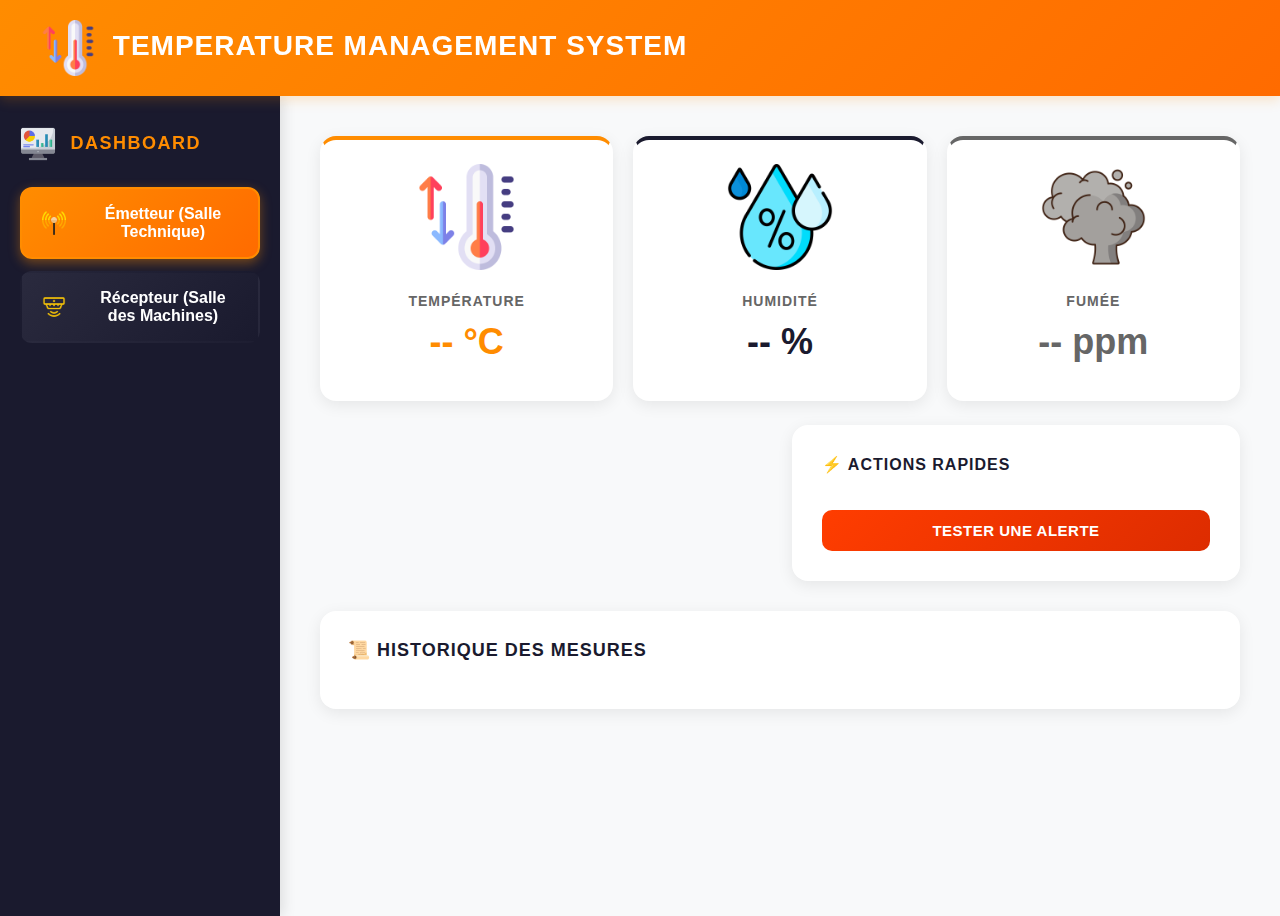
<file: data/emetteur/index.html>
<!DOCTYPE html>
<html lang="fr">
<head>



    
    <meta charset="UTF-8">
    <meta name="viewport" content="width=device-width, initial-scale=1.0">

     <link rel="stylesheet" href="style.css">
    
    <script src="script.js"></script>

    <title>Temperature Management System</title>

</head>
<body>
    <!-- Header -->
<div class="header">
    <h1>
        <img src="images/temperature.png" alt="Température" class="title-icon">
        Temperature Management System
    </h1>
</div>


    <!-- Main Container -->
    <div class="main-container">
        <!-- Sidebar -->
        

        <div class="sidebar">
            <h2>
                <img src="images/dashboard.png" class="title-icon">
                Dashboard
            </h2>

            <button class="nav-btn active" onclick="switchView('emetteur')">
                <img src="images/podcast.png" class="nav-icon">
                <span>Émetteur (Salle Technique)</span>
            </button>

            <button class="nav-btn" onclick="switchView('recepteur')">
                <img src="images/smoke-detector.png" class="nav-icon">
                <span>Récepteur (Salle des Machines)</span>
            </button>
        </div>





        <!-- Content Area -->
        <div class="content">
            <!-- Vue Émetteur -->
            <div id="emetteur" class="view active">
                <div class="sensor-grid">


                    <div class="sensor-card temperature">
                        <div class="sensor-icon">
                            <img src="images/temperature.png" class="sensor-icon-img" alt="Température">
                        </div>
                        <div class="sensor-label">Température</div>
                        <div id="emetteur-temp" class="sensor-value">-- °C</div>
                    </div>

                    <div class="sensor-card humidity">
                        <div class="sensor-icon">
                            <img src="images/humidity.png" class="sensor-icon-img" alt="Humidité">
                        </div>
                        <div class="sensor-label">Humidité</div>
                        <div id="emetteur-humidity" class="sensor-value">-- %</div>
                    </div>

                    <div class="sensor-card smoke">
                        <div class="sensor-icon">
                            <img src="images/smoke.png" class="sensor-icon-img" alt="Fumée">
                        </div>
                        <div class="sensor-label">Fumée</div>
                        <div id="emetteur-smoke" class="sensor-value">-- ppm</div>
                    </div>





                </div>

                <div class="cards-grid" style="margin-top: 24px;">


                    <div id="emetteur-alert-container">
                        <!-- Le contenu sera généré dynamiquement -->
                    </div>

                    <div class="card">
                        <h3>⚡ Actions Rapides</h3>
                        <button onclick="testAlerteEmetteur()" class="btn btn-alert" style="width: 100%; margin-top: 20px;">
                            Tester une Alerte
                        </button>
                    </div>
                </div>

                <div class="history-card">
                    <h3>📜 Historique des Mesures</h3>
                    <ul id="emetteur-history" class="history-list"></ul>
                </div>
            </div>

            <!-- Vue Récepteur -->
            <div id="recepteur" class="view">
                <div class="sensor-grid">
                  

                    <div class="sensor-card temperature">
                        <div class="sensor-icon">
                            <img src="images/temperature.png" class="sensor-icon-img" alt="Température">
                        </div>
                        <div class="sensor-label">Température Reçue</div>
                        <div id="recepteur-temp" class="sensor-value">-- °C</div>
                    </div>

                    <div class="sensor-card humidity">
                        <div class="sensor-icon">
                            <img src="images/humidity.png" class="sensor-icon-img" alt="Humidité">
                        </div>
                        <div class="sensor-label">Humidité Reçue</div>
                        <div id="recepteur-humidity" class="sensor-value">-- %</div>
                    </div>

                    <div class="sensor-card smoke">
                        <div class="sensor-icon">
                            <img src="images/smoke.png" class="sensor-icon-img" alt="Fumée">
                        </div>
                        <div class="sensor-label">Fumée Reçue</div>
                        <div id="recepteur-smoke" class="sensor-value">-- ppm</div>
                    </div>

                </div>

                <div class="cards-grid" style="margin-top: 24px;">
                        
                    <div class="card">
                        <h3>⚙️ Configuration des Seuils</h3>
                        <div class="threshold-dropdown">
                            <div class="threshold-trigger">
                                <span>Configurer les seuils d'alerte</span>
                                <span class="threshold-arrow">▼</span>
                            </div>
                            <div class="threshold-menu">
                                <div class="threshold-item">
                                    <label class="threshold-label">🌡️ Température</label>
                                    <div class="threshold-input-group">
                                        <input type="number" id="seuilTemp" value="35" class="threshold-input">
                                        <span class="threshold-unit">°C</span>
                                        <button onclick="updateThreshold('temp')" class="btn-apply">✓</button>
                                    </div>
                                </div>
                                <div class="threshold-item">
                                    <label class="threshold-label">💧 Humidité</label>
                                    <div class="threshold-input-group">
                                        <input type="number" id="seuilHumidity" value="80" class="threshold-input">
                                        <span class="threshold-unit">%</span>
                                        <button onclick="updateThreshold('humidity')" class="btn-apply">✓</button>
                                    </div>
                                </div>
                                <div class="threshold-item">
                                    <label class="threshold-label">💨 Fumée</label>
                                    <div class="threshold-input-group">
                                        <input type="number" id="seuilSmoke" value="100" class="threshold-input">
                                        <span class="threshold-unit">ppm</span>
                                        <button onclick="updateThreshold('smoke')" class="btn-apply">✓</button>
                                    </div>
                                </div>
                            </div>
                        </div>
                        <div class="current-thresholds">
                            <div class="threshold-display">
                                <span class="threshold-display-label">Température:</span>
                                <span class="threshold-display-value" id="display-temp">35°C</span>
                            </div>
                            <div class="threshold-display">
                                <span class="threshold-display-label">Humidité:</span>
                                <span class="threshold-display-value" id="display-humidity">80%</span>
                            </div>
                            <div class="threshold-display">
                                <span class="threshold-display-label">Fumée:</span>
                                <span class="threshold-display-value" id="display-smoke">100 ppm</span>
                            </div>
                        </div>
                    </div>

                    <div id="recepteur-alert-container">
                        <!-- Le contenu sera généré dynamiquement -->
                    </div>

                </div>

                <div class="history-card">
                    <h3>📜 Historique des Réceptions</h3>
                    <ul id="recepteur-history" class="history-list"></ul>
                </div>
            </div>
        </div>
    </div>


</body>
</html>
</file>
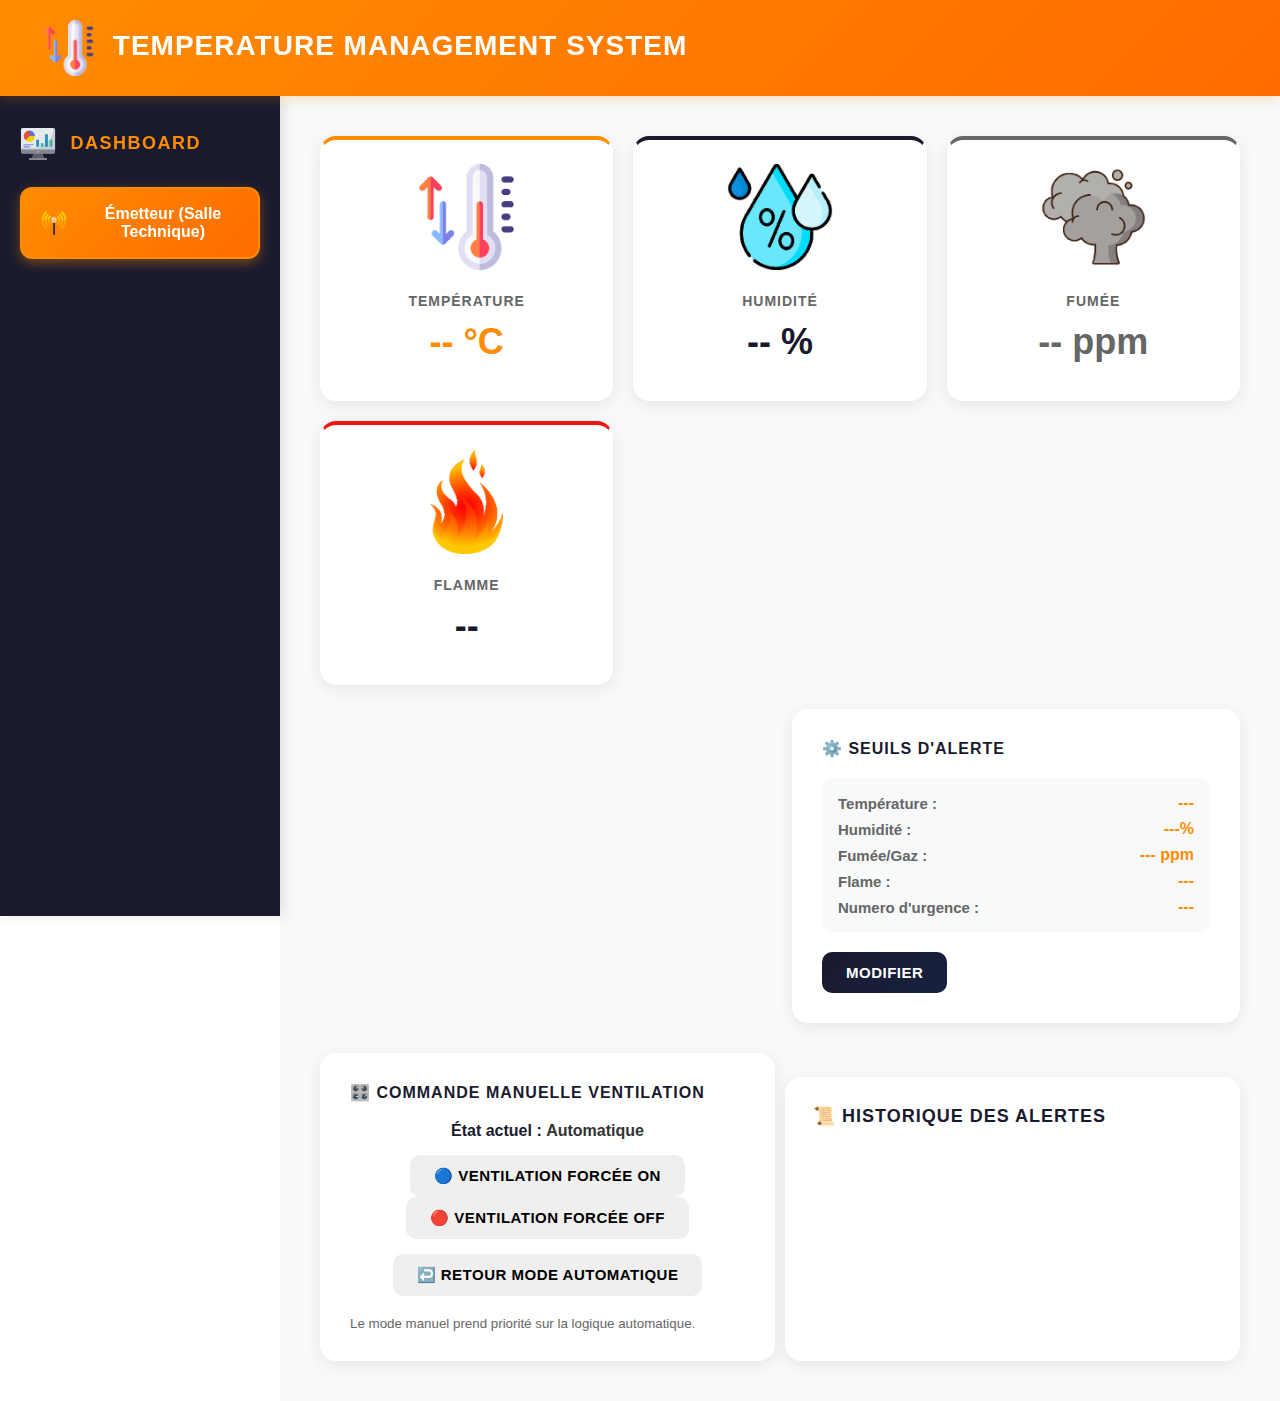
<file: data/emetteur/data/index.html>
<!DOCTYPE html>
<html lang="fr">

<head>




    <meta charset="UTF-8">
    <meta name="viewport" content="width=device-width, initial-scale=1.0">

    <link rel="stylesheet" href="style.css">

    <script src="script.js"></script>

    <title>Temperature Management System</title>

</head>

<body>
    <!-- Header -->
    <div class="header">
        <h1>
            <img src="images/temperature.png" alt="Température" class="title-icon">
            Temperature Management System
        </h1>
    </div>


    <!-- Main Container -->
    <div class="main-container">
        <!-- Sidebar -->


        <div class="sidebar">
            <h2>
                <img src="images/dashboard.png" class="title-icon">
                Dashboard
            </h2>

            <button class="nav-btn active" onclick="switchView('emetteur')">
                <img src="images/podcast.png" class="nav-icon">
                <span>Émetteur (Salle Technique)</span>
            </button>

        </div>
        <!-- Content Area -->
        <div class="content">
            <div id="emetteur" class="view active">
                <div class="sensor-grid">
                    <div class="sensor-card temperature">
                        <div class="sensor-icon">
                            <img src="images/temperature.png" class="sensor-icon-img" alt="Température">
                        </div>
                        <div class="sensor-label">Température</div>
                        <div id="current-temp" class="sensor-value">-- °C</div>
                    </div>

                    <div class="sensor-card humidity">
                        <div class="sensor-icon">
                            <img src="images/humidity.png" class="sensor-icon-img" alt="Humidité">
                        </div>
                        <div class="sensor-label">Humidité</div>
                        <div id="current-humidity" class="sensor-value">-- %</div>
                    </div>

                    <div class="sensor-card smoke">
                        <div class="sensor-icon">
                            <img src="images/smoke.png" class="sensor-icon-img" alt="Fumée">
                        </div>
                        <div class="sensor-label">Fumée</div>
                        <div id="current-smoke" class="sensor-value">-- ppm</div>
                    </div>

                    <div class="sensor-card flame">
                        <div class="sensor-icon">
                            <img src="images/flame.png" class="sensor-icon-img" alt="Flamme">
                        </div>
                        <div class="sensor-label">Flamme</div>
                        <div id="current-flame" class="sensor-value">--</div>
                    </div>

                </div>

                <div class="cards-grid" style="margin-top: 24px;">


                    <div id="alert-container">
                        <!-- Le contenu sera généré dynamiquement -->
                    </div>

                    <!-- Dans la vue émetteur, à la place de la carte "Actions Rapides" -->
                    <div class="card">
                        <h3>⚙️ Seuils d'Alerte</h3>

                        <div class="current-thresholds" style="margin: 20px 0;">
                            <div class="threshold-display">
                                <span class="threshold-display-label">Température :</span>
                                <span class="threshold-display-value" id="display-temp">---</span>
                            </div>
                            <div class="threshold-display">
                                <span class="threshold-display-label">Humidité :</span>
                                <span class="threshold-display-value" id="display-humidity">---%</span>
                            </div>
                            <div class="threshold-display">
                                <span class="threshold-display-label">Fumée/Gaz :</span>
                                <span class="threshold-display-value" id="display-smoke">--- ppm</span>
                            </div>
                            <div class="threshold-display">
                                <span class="threshold-display-label">Flame :</span>
                                <span class="threshold-display-value" id="display-flame">--- </span>
                            </div>
                            <div class="threshold-display">
                                <span class="threshold-display-label">Numero d'urgence :</span>
                                <span class="threshold-display-value" id="display-tel">--- </span>
                            </div>
                        </div>

                        <button class="btn btn-primary" onclick="openThresholdPopup()">
                            Modifier
                        </button>
                    </div>
                </div>
                <div class="grid-320">
                    <div class="card">
                        <h3>🎛️ Commande Manuelle Ventilation</h3>
                        <div style="margin: 20px 0; text-align: center;">
                            <p><strong>État actuel :</strong>
                                <span id="relay-status" style="font-weight: bold; color: #333;">Automatique</span>
                            </p>

                            <div style="margin: 15px 0;">
                                <button id="ventil-on" class="btn btn-success" onclick="sendManualCommand(true, true)">
                                    🔵 Ventilation FORCÉE ON
                                </button>
                                <button id="ventil-off" class="btn btn-danger" onclick="sendManualCommand(true, false)">
                                    🔴 Ventilation FORCÉE OFF
                                </button>
                            </div>

                            <button class="btn btn-secondary" onclick="sendManualCommand(false, false)">
                                ↩️ Retour mode automatique
                            </button>
                        </div>
                        <small style="color: #666; display: block; margin-top: 10px;">
                            Le mode manuel prend priorité sur la logique automatique.
                        </small>
                    </div>
                    <div class="history-card">
                        <h3>📜 Historique des alertes</h3>
                        <ul id="history-list" class="history-list"></ul>
                    </div>
                </div>
            </div>

            <!-- Vue Récepteur -->
            <div id="recepteur" class="view">
                <div class="sensor-grid">


                    <div class="sensor-card temperature">
                        <div class="sensor-icon">
                            <img src="images/temperature.png" class="sensor-icon-img" alt="Température">
                        </div>
                        <div class="sensor-label">Température Reçue</div>
                        <div id="recepteur-temp" class="sensor-value">-- °C</div>
                    </div>

                    <div class="sensor-card humidity">
                        <div class="sensor-icon">
                            <img src="images/humidity.png" class="sensor-icon-img" alt="Humidité">
                        </div>
                        <div class="sensor-label">Humidité Reçue</div>
                        <div id="recepteur-humidity" class="sensor-value">-- %</div>
                    </div>

                    <div class="sensor-card smoke">
                        <div class="sensor-icon">
                            <img src="images/smoke.png" class="sensor-icon-img" alt="Fumée">
                        </div>
                        <div class="sensor-label">Fumée Reçue</div>
                        <div id="recepteur-smoke" class="sensor-value">-- ppm</div>
                    </div>

                </div>

                <div class="cards-grid" style="margin-top: 24px;">

                    <div class="card">
                        <h3>⚙️ Configuration des Seuils</h3>
                        <div class="threshold-dropdown">
                            <div class="threshold-trigger">
                                <span>Configurer les seuils d'alerte</span>
                                <span class="threshold-arrow">▼</span>
                            </div>
                            <div class="threshold-menu">
                                <div class="threshold-item">
                                    <label class="threshold-label">🌡️ Température</label>
                                    <div class="threshold-input-group">
                                        <input type="number" id="seuilTemp" value="35" class="threshold-input">
                                        <span class="threshold-unit">°C</span>
                                        <button onclick="updateThreshold('temp')" class="btn-apply">✓</button>
                                    </div>
                                </div>
                                <div class="threshold-item">
                                    <label class="threshold-label">💧 Humidité</label>
                                    <div class="threshold-input-group">
                                        <input type="number" id="seuilHumidity" value="80" class="threshold-input">
                                        <span class="threshold-unit">%</span>
                                        <button onclick="updateThreshold('humidity')" class="btn-apply">✓</button>
                                    </div>
                                </div>
                                <div class="threshold-item">
                                    <label class="threshold-label">💨 Fumée</label>
                                    <div class="threshold-input-group">
                                        <input type="number" id="seuilSmoke" value="100" class="threshold-input">
                                        <span class="threshold-unit">ppm</span>
                                        <button onclick="updateThreshold('smoke')" class="btn-apply">✓</button>
                                    </div>
                                </div>
                            </div>
                        </div>
                        <div class="current-thresholds">
                            <div class="threshold-display">
                                <span class="threshold-display-label">Température:</span>
                                <span class="threshold-display-value" id="display-temp">35°C</span>
                            </div>
                            <div class="threshold-display">
                                <span class="threshold-display-label">Humidité:</span>
                                <span class="threshold-display-value" id="display-humidity">80%</span>
                            </div>
                            <div class="threshold-display">
                                <span class="threshold-display-label">Fumée:</span>
                                <span class="threshold-display-value" id="display-smoke">100 ppm</span>
                            </div>
                            <div class="threshold-display">
                                <span class="threshold-display-label">Flame:</span>
                                <span class="threshold-display-value" id="display-flame">100 ppm</span>
                            </div>
                        </div>
                    </div>

                    <div id="recepteur-alert-container">
                        <!-- Le contenu sera généré dynamiquement -->
                    </div>

                </div>

                <div class="history-card">
                    <h3>📜 Historique des Réceptions</h3>
                    <ul id="recepteur-history" class="history-list"></ul>
                </div>
            </div>
        </div>
    </div>

    <!-- Popup de modification des seuils -->
    <div id="thresholdPopup" class="popup" style="display:none;">
        <div class="popup-content">
            <div class="popup-header">
                <h2>Configuration</h2>
                <button class="close-btn" onclick="closeThresholdPopup()">×</button>
            </div>

            <div class="popup-body">
                <div class="form-group">
                    <label>🌡️ Température maximale</label>
                    <div class="input-group">
                        <input type="number" id="popupSeuilTemp" step="0.5" min="0" max="100" required>
                        <span class="unit">°C</span>
                    </div>
                </div>

                <div class="form-group">
                    <label>💧 Humidité maximale</label>
                    <div class="input-group">
                        <input type="number" id="popupSeuilHumidity" min="0" max="100" required>
                        <span class="unit">%</span>
                    </div>
                </div>

                <div class="form-group">
                    <label>💨 Fumée / Gaz (ppm)</label>
                    <div class="input-group">
                        <input type="number" id="popupSeuilSmoke" min="0" max="5000" required>
                        <span class="unit">ppm</span>
                    </div>
                </div>
                <div class="form-group">
                    <label>🔥 Détection Flamme </label>
                    <div class="input-group">
                        <input type="number" id="popupSeuilFlame" min="0" max="5000" required>
                        <!-- <span class="unit"> </span> -->
                    </div>
                    <small class="field-help">
                        Plus la valeur est basse → flamme plus intense/proche.<br>
                        Typique : 2000-2500 en air normal. </small>
                </div>

                <div class="form-group">
                    <label>📞 Numéro d'urgence</label>
                    <div class="input-group">
                        <span class="unit fixed">
                            <img src="images/flag/cm.png" alt="Drapeau Cameroun" width="24" height="16"
                                style="vertical-align: middle; margin-right: 4px;">
                            +237
                        </span>
                        <input type="tel" id="popupTel" placeholder="695 680 531" pattern="[0-9]{9}" minlength="9"
                            maxlength="9" title="Entrez un numéro camerounais de 9 chiffres (sans le +237)" required>
                    </div>
                    <small class="field-help">
                        Numéro camerounais à 9 chiffres (exemple : 695680531).<br>
                        Ce numéro recevra un SMS et/ou un appel en cas d'alerte.
                    </small>
                </div>
            </div>

            <div class="popup-footer">
                <button class="btn btn-secondary" onclick="closeThresholdPopup()">Annuler</button>
                <button class="btn btn-primary" onclick="saveThresholds()">Enregistrer</button>
            </div>
        </div>
    </div>

    <!-- Loader global -->
    <!-- <div id="global-loader" class="loader-overlay">
        <div class="loader-content">
            <div class="spinner"></div>
            <p id="loader-text">Chargement en cours...</p>
        </div>
    </div> -->
</body>

</html>
</file>
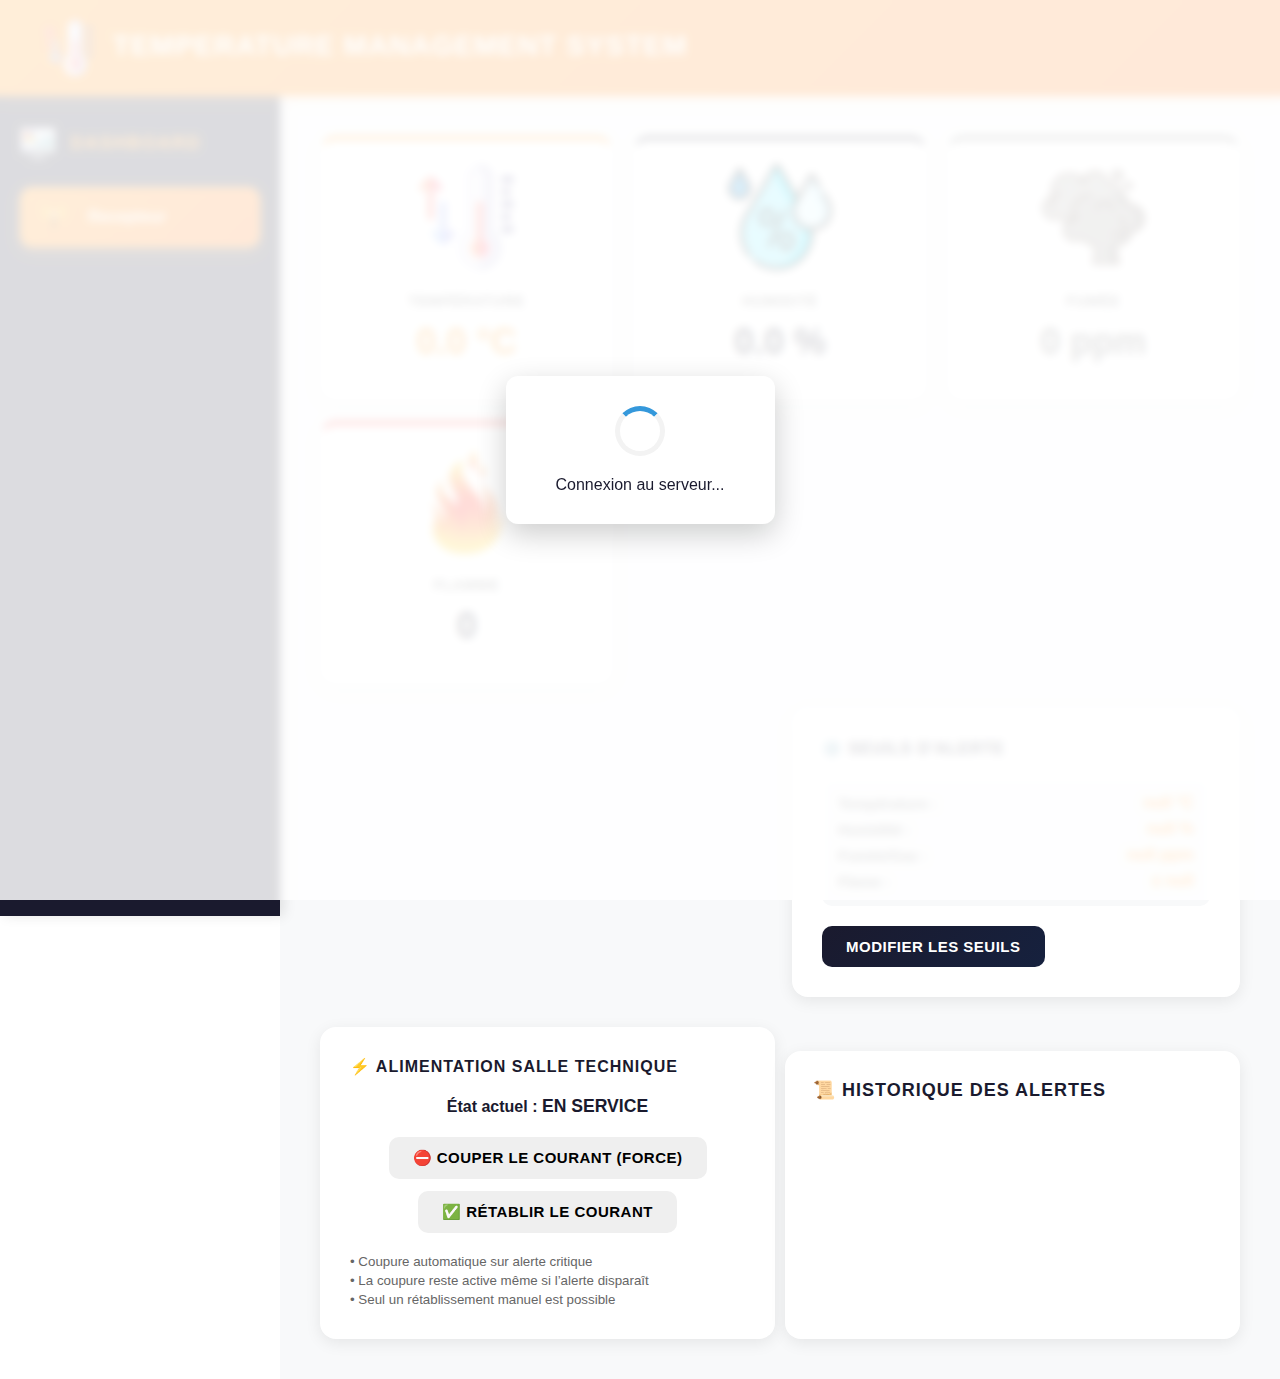
<file: data/recepteur_new/data/index.html>
<!DOCTYPE html>
<html lang="fr">

<head>




    <meta charset="UTF-8">
    <meta name="viewport" content="width=device-width, initial-scale=1.0">

    <link rel="stylesheet" href="style.css">

    <script src="script.js"></script>

    <title>Temperature Management System</title>

</head>

<body>
    <!-- Header -->
    <div class="header">
        <h1>
            <img src="images/temperature.png" alt="Température" class="title-icon">
            Temperature Management System
        </h1>
    </div>


    <!-- Main Container -->
    <div class="main-container">
        <!-- Sidebar -->


        <div class="sidebar">
            <h2>
                <img src="images/dashboard.png" class="title-icon">
                Dashboard
            </h2>

            <button class="nav-btn active" onclick="switchView('emetteur')">
                <img src="images/podcast.png" class="nav-icon">
                <span>Recepteur</span>
            </button>

        </div>
        <!-- Content Area -->
        <div class="content">
            <div id="emetteur" class="view active">
                <div class="sensor-grid">
                    <div class="sensor-card temperature">
                        <div class="sensor-icon">
                            <img src="images/temperature.png" class="sensor-icon-img" alt="Température">
                        </div>
                        <div class="sensor-label">Température</div>
                        <div id="current-temp" class="sensor-value">-- °C</div>
                    </div>

                    <div class="sensor-card humidity">
                        <div class="sensor-icon">
                            <img src="images/humidity.png" class="sensor-icon-img" alt="Humidité">
                        </div>
                        <div class="sensor-label">Humidité</div>
                        <div id="current-humidity" class="sensor-value">-- %</div>
                    </div>

                    <div class="sensor-card smoke">
                        <div class="sensor-icon">
                            <img src="images/smoke.png" class="sensor-icon-img" alt="Fumée">
                        </div>
                        <div class="sensor-label">Fumée</div>
                        <div id="current-smoke" class="sensor-value">-- ppm</div>
                    </div>

                    <div class="sensor-card flame">
                        <div class="sensor-icon">
                            <img src="images/flame.png" class="sensor-icon-img" alt="Flamme">
                        </div>
                        <div class="sensor-label">Flamme</div>
                        <div id="current-flame" class="sensor-value">--</div>
                    </div>

                </div>

                <div class="cards-grid" style="margin-top: 24px;">


                    <div id="alert-container">
                        <!-- Le contenu sera généré dynamiquement -->
                    </div>

                    <!-- Dans la vue émetteur, à la place de la carte "Actions Rapides" -->
                    <div class="card">
                        <h3>⚙️ Seuils d'Alerte</h3>

                        <div class="current-thresholds" style="margin: 20px 0;">
                            <div class="threshold-display">
                                <span class="threshold-display-label">Température :</span>
                                <span class="threshold-display-value" id="display-temp">---</span>
                            </div>
                            <div class="threshold-display">
                                <span class="threshold-display-label">Humidité :</span>
                                <span class="threshold-display-value" id="display-humidity">---%</span>
                            </div>
                            <div class="threshold-display">
                                <span class="threshold-display-label">Fumée/Gaz :</span>
                                <span class="threshold-display-value" id="display-smoke">--- ppm</span>
                            </div>
                            <div class="threshold-display">
                                <span class="threshold-display-label">Flame :</span>
                                <span class="threshold-display-value" id="display-flame">--- </span>
                            </div>
                        </div>

                        <button class="btn btn-primary" onclick="openThresholdPopup()">
                            Modifier les seuils
                        </button>
                    </div>
                </div>
                <div class="grid-320">
                    <div class="card">
                        <h3>⚡ Alimentation Salle Technique</h3>
                        <div style="margin: 20px 0; text-align: center;">
                            <p><strong>État actuel :</strong>
                                <span id="power-status" style="font-weight: bold; font-size: 1.1em;">EN SERVICE</span>
                            </p>

                            <div
                                style="margin: 20px 0; display: flex; gap: 12px; justify-content: center; flex-wrap: wrap;">
                                <button class="btn btn-danger" onclick="forceCutPower()">
                                    ⛔ COUPER LE COURANT (FORCE)
                                </button>
                                <button class="btn btn-success" onclick="restorePower()">
                                    ✅ RÉTABLIR LE COURANT
                                </button>
                            </div>
                        </div>
                        <small style="color: #666; display: block; margin-top: 10px; line-height: 1.4;">
                            • Coupure automatique sur alerte critique<br>
                            • La coupure reste active même si l’alerte disparaît<br>
                            • Seul un rétablissement manuel est possible
                        </small>
                    </div>
                    <div class="history-card">
                        <h3>📜 Historique des Alertes </h3>
                        <ul id="history-list" class="history-list"></ul>
                    </div>
                </div>
            </div>

            <!-- Vue Récepteur -->
            <div id="recepteur" class="view">
                <div class="sensor-grid">


                    <div class="sensor-card temperature">
                        <div class="sensor-icon">
                            <img src="images/temperature.png" class="sensor-icon-img" alt="Température">
                        </div>
                        <div class="sensor-label">Température Reçue</div>
                        <div id="recepteur-temp" class="sensor-value">-- °C</div>
                    </div>

                    <div class="sensor-card humidity">
                        <div class="sensor-icon">
                            <img src="images/humidity.png" class="sensor-icon-img" alt="Humidité">
                        </div>
                        <div class="sensor-label">Humidité Reçue</div>
                        <div id="recepteur-humidity" class="sensor-value">-- %</div>
                    </div>

                    <div class="sensor-card smoke">
                        <div class="sensor-icon">
                            <img src="images/smoke.png" class="sensor-icon-img" alt="Fumée">
                        </div>
                        <div class="sensor-label">Fumée Reçue</div>
                        <div id="recepteur-smoke" class="sensor-value">-- ppm</div>
                    </div>

                </div>

                <div class="cards-grid" style="margin-top: 24px;">

                    <div class="card">
                        <h3>⚙️ Configuration des Seuils</h3>
                        <div class="threshold-dropdown">
                            <div class="threshold-trigger">
                                <span>Configurer les seuils d'alerte</span>
                                <span class="threshold-arrow">▼</span>
                            </div>
                            <div class="threshold-menu">
                                <div class="threshold-item">
                                    <label class="threshold-label">🌡️ Température</label>
                                    <div class="threshold-input-group">
                                        <input type="number" id="seuilTemp" value="35" class="threshold-input">
                                        <span class="threshold-unit">°C</span>
                                        <button onclick="updateThreshold('temp')" class="btn-apply">✓</button>
                                    </div>
                                </div>
                                <div class="threshold-item">
                                    <label class="threshold-label">💧 Humidité</label>
                                    <div class="threshold-input-group">
                                        <input type="number" id="seuilHumidity" value="80" class="threshold-input">
                                        <span class="threshold-unit">%</span>
                                        <button onclick="updateThreshold('humidity')" class="btn-apply">✓</button>
                                    </div>
                                </div>
                                <div class="threshold-item">
                                    <label class="threshold-label">💨 Fumée</label>
                                    <div class="threshold-input-group">
                                        <input type="number" id="seuilSmoke" value="100" class="threshold-input">
                                        <span class="threshold-unit">ppm</span>
                                        <button onclick="updateThreshold('smoke')" class="btn-apply">✓</button>
                                    </div>
                                </div>
                            </div>
                        </div>
                        <div class="current-thresholds">
                            <div class="threshold-display">
                                <span class="threshold-display-label">Température:</span>
                                <span class="threshold-display-value" id="display-temp">35°C</span>
                            </div>
                            <div class="threshold-display">
                                <span class="threshold-display-label">Humidité:</span>
                                <span class="threshold-display-value" id="display-humidity">80%</span>
                            </div>
                            <div class="threshold-display">
                                <span class="threshold-display-label">Fumée:</span>
                                <span class="threshold-display-value" id="display-smoke">100 ppm</span>
                            </div>
                            <div class="threshold-display">
                                <span class="threshold-display-label">Flame:</span>
                                <span class="threshold-display-value" id="display-flame">100 ppm</span>
                            </div>
                        </div>
                    </div>

                    <div id="recepteur-alert-container">
                        <!-- Le contenu sera généré dynamiquement -->
                    </div>

                </div>

                <div class="history-card">
                    <h3>📜 Historique des Réceptions</h3>
                    <ul id="recepteur-history" class="history-list"></ul>
                </div>
            </div>
        </div>
    </div>

    <!-- Popup de modification des seuils -->
    <div id="thresholdPopup" class="popup" style="display:none;">
        <div class="popup-content">
            <div class="popup-header">
                <h2>Configuration</h2>
                <button class="close-btn" onclick="closeThresholdPopup()">×</button>
            </div>

            <div class="popup-body">
                <div class="form-group">
                    <label>🌡️ Température maximale</label>
                    <div class="input-group">
                        <input type="number" id="popupSeuilTemp" step="0.5" min="0" max="100">
                        <span class="unit">°C</span>
                    </div>
                </div>

                <div class="form-group">
                    <label>💧 Humidité maximale</label>
                    <div class="input-group">
                        <input type="number" id="popupSeuilHumidity" min="0" max="100">
                        <span class="unit">%</span>
                    </div>
                </div>

                <div class="form-group">
                    <label>💨 Fumée / Gaz (ppm)</label>
                    <div class="input-group">
                        <input type="number" id="popupSeuilSmoke" min="0" max="5000">
                        <span class="unit">ppm</span>
                    </div>
                </div>
                <div class="form-group">
                    <label>🔥 Détection Flamme </label>
                    <div class="input-group">
                        <input type="number" id="popupSeuilFlame" min="0" max="5000">
                        <span class="unit"> </span>
                    </div>
                    <small class="field-help">
                        Plus la valeur est basse → flamme plus intense/proche.<br>
                        Typique : 2000-2500 en air normal. </small>
                </div>
                <div class="form-group">
                    <label>📞 Numéro d'urgence</label>
                    <div class="input-group">
                        <span class="unit fixed">
                            <img src="images/flag/cm.png" alt="Drapeau Cameroun" width="24" height="16"
                                style="vertical-align: middle; margin-right: 4px;">
                            +237
                        </span>
                        <input type="tel" id="popupTel" placeholder="695 680 531" pattern="[0-9]{9}" minlength="9"
                            maxlength="9" title="Entrez un numéro camerounais de 9 chiffres (sans le +237)" required>
                    </div>
                    <small class="field-help">
                        Numéro camerounais à 9 chiffres (exemple : 695680531).<br>
                        Ce numéro recevra un SMS et/ou un appel en cas d'alerte.
                    </small>
                </div>
            </div>

            <div class="popup-footer">
                <button class="btn btn-secondary" onclick="closeThresholdPopup()">Annuler</button>
                <button class="btn btn-primary" onclick="saveThresholds()">Enregistrer</button>
            </div>
        </div>
    </div>

    <!-- Loader global -->
    <div id="global-loader" class="loader-overlay">
        <div class="loader-content">
            <div class="spinner"></div>
            <p id="loader-text">Chargement en cours...</p>
        </div>
    </div>
</body>

</html>
</file>
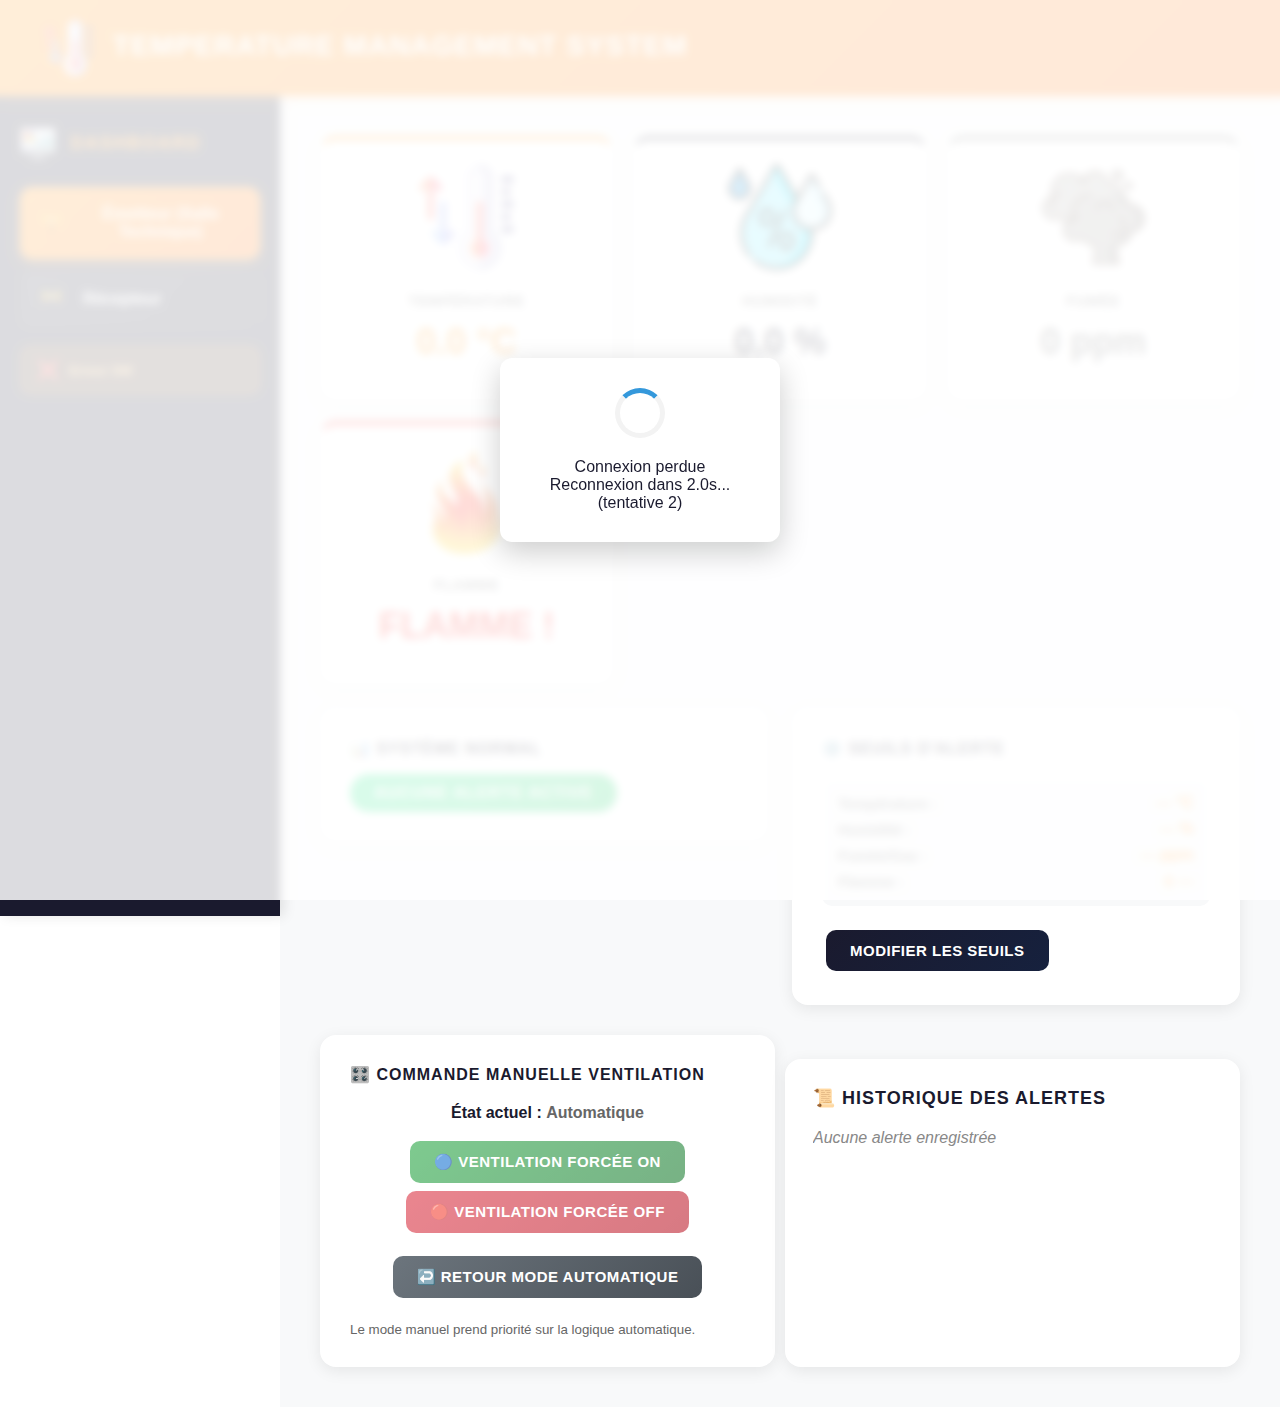
<file: Projet/emetteur/data/index.html>
<!DOCTYPE html>
<html lang="fr">

<head>
    <meta charset="UTF-8">
    <meta name="viewport" content="width=device-width, initial-scale=1.0">

    <!-- ========== PWA META TAGS ========== -->
    <meta name="theme-color" content="#FF8C00">
    <meta name="apple-mobile-web-app-capable" content="yes">
    <meta name="apple-mobile-web-app-status-bar-style" content="black-translucent">
    <meta name="apple-mobile-web-app-title" content="TempSystem">
    <meta name="mobile-web-app-capable" content="yes">
    <meta name="description" content="Surveillance température, humidité, fumée et flamme en temps réel">

    <!-- ========== MANIFEST ========== -->
    <link rel="manifest" href="manifest.json">

    <!-- ========== ICÔNES APPLE (iOS) ========== -->
    <link rel="apple-touch-icon" sizes="72x72"   href="images/icons/icon-72x72.png">
    <link rel="apple-touch-icon" sizes="96x96"   href="images/icons/icon-96x96.png">
    <link rel="apple-touch-icon" sizes="128x128" href="images/icons/icon-128x128.png">
    <link rel="apple-touch-icon" sizes="144x144" href="images/icons/icon-144x144.png">
    <link rel="apple-touch-icon" sizes="152x152" href="images/icons/icon-152x152.png">
    <link rel="apple-touch-icon" sizes="192x192" href="images/icons/icon-192x192.png">
    <link rel="apple-touch-icon" sizes="512x512" href="images/icons/icon-512x512.png">

    <!-- ========== STYLES & SCRIPTS ========== -->
    <link rel="stylesheet" href="style.css">
    <script src="script.js"></script>

    <title>Temperature Management System</title>
</head>

<body>
    <!-- Header -->
    <div class="header">
        <h1>
            <img src="images/temperature.png" alt="Température" class="title-icon">
            Temperature Management System
        </h1>
    </div>

    <!-- Main Container -->
    <div class="main-container">
        <!-- Sidebar -->
        <div class="sidebar">
            <h2>
                <img src="images/dashboard.png" class="title-icon">
                Dashboard
            </h2>

            <button class="nav-btn active" onclick="switchView('emetteur')">
                <img src="images/podcast.png" class="nav-icon">
                <span>Émetteur (Salle Technique)</span>
            </button>

            <button class="nav-btn" onclick="switchView('recepteur')">
                <img src="images/podcast.png" class="nav-icon">
                <span>Récepteur</span>
            </button>

            <!-- Bandeau statut notifications -->
            <div id="notif-status" class="notif-status-bar notif-unknown">
                <span id="notif-status-icon">🔔</span>
                <span id="notif-status-text">Notifications...</span>
            </div>

            <!-- Bouton affiché uniquement si permission non encore accordée -->
            <button id="btn-enable-notif" class="btn-notif-enable" onclick="requestNotificationPermission()" style="display:none;">
                🔔 Activer les notifications
            </button>
        </div>

        <!-- Content Area -->
        <div class="content">

            <!-- ======================== VUE ÉMETTEUR ======================== -->
            <div id="emetteur" class="view active">
                <div class="sensor-grid">
                    <div class="sensor-card temperature">
                        <div class="sensor-icon">
                            <img src="images/temperature.png" class="sensor-icon-img" alt="Température">
                        </div>
                        <div class="sensor-label">Température</div>
                        <div id="emetteur-temp" class="sensor-value">-- °C</div>
                    </div>

                    <div class="sensor-card humidity">
                        <div class="sensor-icon">
                            <img src="images/humidity.png" class="sensor-icon-img" alt="Humidité">
                        </div>
                        <div class="sensor-label">Humidité</div>
                        <div id="emetteur-humidity" class="sensor-value">-- %</div>
                    </div>

                    <div class="sensor-card smoke">
                        <div class="sensor-icon">
                            <img src="images/smoke.png" class="sensor-icon-img" alt="Fumée">
                        </div>
                        <div class="sensor-label">Fumée</div>
                        <div id="emetteur-smoke" class="sensor-value">-- ppm</div>
                    </div>

                    <div class="sensor-card flame">
                        <div class="sensor-icon">
                            <img src="images/flame.png" class="sensor-icon-img" alt="Flamme">
                        </div>
                        <div class="sensor-label">Flamme</div>
                        <div id="emetteur-flame" class="sensor-value">--</div>
                    </div>
                </div>

                <div class="cards-grid" style="margin-top: 24px;">
                    <div id="emetteur-alert-container"></div>

                    <div class="card">
                        <h3>⚙️ Seuils d'Alerte</h3>
                        <div class="current-thresholds" style="margin: 20px 0;">
                            <div class="threshold-display">
                                <span class="threshold-display-label">Température :</span>
                                <span class="threshold-display-value" id="emetteur-display-temp">---</span>
                            </div>
                            <div class="threshold-display">
                                <span class="threshold-display-label">Humidité :</span>
                                <span class="threshold-display-value" id="emetteur-display-humidity">---%</span>
                            </div>
                            <div class="threshold-display">
                                <span class="threshold-display-label">Fumée/Gaz :</span>
                                <span class="threshold-display-value" id="emetteur-display-smoke">--- ppm</span>
                            </div>
                            <div class="threshold-display">
                                <span class="threshold-display-label">Flamme :</span>
                                <span class="threshold-display-value" id="emetteur-display-flame">---</span>
                            </div>
                        </div>
                        <button class="btn btn-primary" onclick="openThresholdPopup()">
                            Modifier les seuils
                        </button>
                    </div>
                </div>

                <div class="grid-320">
                    <div class="card">
                        <h3>🎛️ Commande Manuelle Ventilation</h3>
                        <div style="margin: 20px 0; text-align: center;">
                            <p><strong>État actuel :</strong>
                                <span id="relay-status" style="font-weight: bold; color: #333;">Automatique</span>
                            </p>
                            <div style="margin: 15px 0;">
                                <button id="ventil-on" class="btn btn-success" onclick="sendManualCommand(true, true)">
                                    🔵 Ventilation FORCÉE ON
                                </button>
                                <button id="ventil-off" class="btn btn-danger" onclick="sendManualCommand(true, false)">
                                    🔴 Ventilation FORCÉE OFF
                                </button>
                            </div>
                            <button class="btn btn-secondary" onclick="sendManualCommand(false, false)">
                                ↩️ Retour mode automatique
                            </button>
                        </div>
                        <small style="color: #666; display: block; margin-top: 10px;">
                            Le mode manuel prend priorité sur la logique automatique.
                        </small>
                    </div>

                    <div class="history-card">
                        <h3>📜 Historique des Alertes</h3>
                        <ul id="emetteur-history-list" class="history-list"></ul>
                    </div>
                </div>
            </div>

            <!-- ======================== VUE RÉCEPTEUR ======================== -->
            <div id="recepteur" class="view">
                <div class="sensor-grid">
                    <div class="sensor-card temperature">
                        <div class="sensor-icon">
                            <img src="images/temperature.png" class="sensor-icon-img" alt="Température">
                        </div>
                        <div class="sensor-label">Température Reçue</div>
                        <div id="recepteur-temp" class="sensor-value">-- °C</div>
                    </div>

                    <div class="sensor-card humidity">
                        <div class="sensor-icon">
                            <img src="images/humidity.png" class="sensor-icon-img" alt="Humidité">
                        </div>
                        <div class="sensor-label">Humidité Reçue</div>
                        <div id="recepteur-humidity" class="sensor-value">-- %</div>
                    </div>

                    <div class="sensor-card smoke">
                        <div class="sensor-icon">
                            <img src="images/smoke.png" class="sensor-icon-img" alt="Fumée">
                        </div>
                        <div class="sensor-label">Fumée Reçue</div>
                        <div id="recepteur-smoke" class="sensor-value">-- ppm</div>
                    </div>

                    <div class="sensor-card flame">
                        <div class="sensor-icon">
                            <img src="images/flame.png" class="sensor-icon-img" alt="Flamme">
                        </div>
                        <div class="sensor-label">Flamme Reçue</div>
                        <div id="recepteur-flame" class="sensor-value">--</div>
                    </div>
                </div>

                <div class="cards-grid" style="margin-top: 24px;">
                    <div id="recepteur-alert-container"></div>

                    <div class="card">
                        <h3>⚙️ Seuils d'Alerte</h3>
                        <div class="current-thresholds" style="margin: 20px 0;">
                            <div class="threshold-display">
                                <span class="threshold-display-label">Température :</span>
                                <span class="threshold-display-value" id="recepteur-display-temp">---</span>
                            </div>
                            <div class="threshold-display">
                                <span class="threshold-display-label">Humidité :</span>
                                <span class="threshold-display-value" id="recepteur-display-humidity">---%</span>
                            </div>
                            <div class="threshold-display">
                                <span class="threshold-display-label">Fumée/Gaz :</span>
                                <span class="threshold-display-value" id="recepteur-display-smoke">--- ppm</span>
                            </div>
                            <div class="threshold-display">
                                <span class="threshold-display-label">Flamme :</span>
                                <span class="threshold-display-value" id="recepteur-display-flame">---</span>
                            </div>
                        </div>
                        <button class="btn btn-primary" onclick="openThresholdPopup()">
                            Modifier les seuils
                        </button>
                    </div>
                </div>

                <div class="grid-320">
                    <div class="card">
                        <h3>🎛️ Commande Manuelle Ventilation</h3>
                        <div style="margin: 20px 0; text-align: center;">
                            <p><strong>État actuel :</strong>
                                <span id="recepteur-relay-status" style="font-weight: bold; color: #333;">Automatique</span>
                            </p>
                            <div style="margin: 15px 0;">
                                <button id="recepteur-ventil-on" class="btn btn-success" onclick="sendManualCommand(true, true)">
                                    🔵 Ventilation FORCÉE ON
                                </button>
                                <button id="recepteur-ventil-off" class="btn btn-danger" onclick="sendManualCommand(true, false)">
                                    🔴 Ventilation FORCÉE OFF
                                </button>
                            </div>
                            <button class="btn btn-secondary" onclick="sendManualCommand(false, false)">
                                ↩️ Retour mode automatique
                            </button>
                        </div>
                        <small style="color: #666; display: block; margin-top: 10px;">
                            Le mode manuel prend priorité sur la logique automatique.
                        </small>
                    </div>

                    <div class="history-card">
                        <h3>📜 Historique des Alertes</h3>
                        <ul id="recepteur-history-list" class="history-list"></ul>
                    </div>
                </div>
            </div>

        </div><!-- /content -->
    </div><!-- /main-container -->

    <button id="install-btn" style="display:none; background:#FF8C00; color:white; padding:12px; border:none; border-radius:8px; margin:10px 0;" onclick="installPWA()">
    Installer l’application
    </button>

    <script>
    // Affiche le bouton quand l’installation est possible
    window.addEventListener('beforeinstallprompt', () => {
        document.getElementById('install-btn').style.display = 'block';
    });
    </script>

    <!-- ======================== POPUP SEUILS ======================== -->
    <div id="thresholdPopup" class="popup" style="display:none;">
        <div class="popup-content">
            <div class="popup-header">
                <h2>Configurer les Seuils d'Alerte</h2>
                <button class="close-btn" onclick="closeThresholdPopup()">×</button>
            </div>
            <div class="popup-body">
                <div class="form-group">
                    <label>🌡️ Température maximale</label>
                    <div class="input-group">
                        <input type="number" id="popupSeuilTemp" step="0.5" min="0" max="100">
                        <span class="unit">°C</span>
                    </div>
                </div>
                <div class="form-group">
                    <label>💧 Humidité maximale</label>
                    <div class="input-group">
                        <input type="number" id="popupSeuilHumidity" min="0" max="100">
                        <span class="unit">%</span>
                    </div>
                </div>
                <div class="form-group">
                    <label>💨 Fumée / Gaz (ppm)</label>
                    <div class="input-group">
                        <input type="number" id="popupSeuilSmoke" min="0" max="5000">
                        <span class="unit">ppm</span>
                    </div>
                </div>
                <div class="form-group">
                    <label>🔥 Détection Flamme</label>
                    <div class="input-group">
                        <input type="number" id="popupSeuilFlame" min="0" max="5000">
                        <span class="unit"> </span>
                    </div>
                    <small class="field-help">
                        Plus la valeur est basse → flamme plus intense/proche.<br>
                        Typique : 2000-2500 en air normal.
                    </small>
                </div>
            </div>
            <div class="popup-footer">
                <button class="btn btn-secondary" onclick="closeThresholdPopup()">Annuler</button>
                <button class="btn btn-primary" onclick="saveThresholds()">Enregistrer</button>
            </div>
        </div>
    </div>

    <!-- ======================== LOADER GLOBAL ======================== -->
    <div id="global-loader" class="loader-overlay">
        <div class="loader-content">
            <div class="spinner"></div>
            <p id="loader-text">Chargement en cours...</p>
        </div>
    </div>

</body>
</html>
</file>
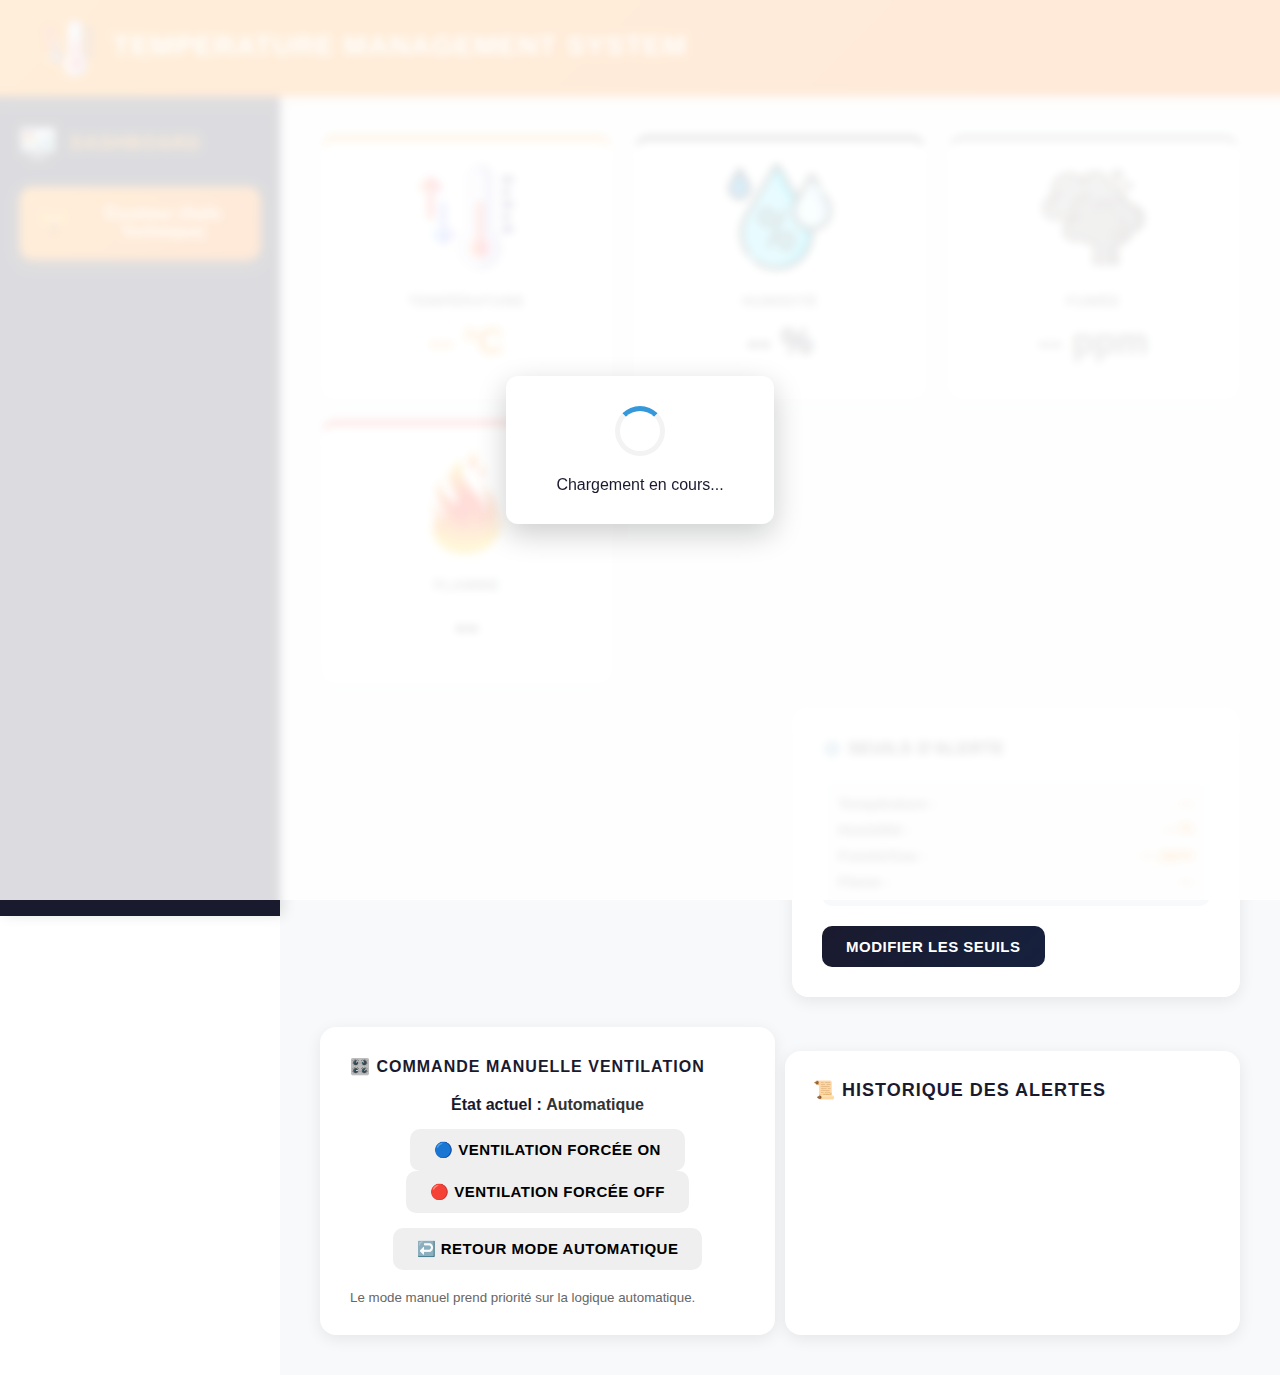
<file: data/emetteur/Ardui/data/index.html>
<!DOCTYPE html>
<html lang="fr">

<head>




    <meta charset="UTF-8">
    <meta name="viewport" content="width=device-width, initial-scale=1.0">

    <link rel="stylesheet" href="style.css">

    <script src="script.js"></script>

    <title>Temperature Management System</title>

</head>

<body>
    <!-- Header -->
    <div class="header">
        <h1>
            <img src="images/temperature.png" alt="Température" class="title-icon">
            Temperature Management System
        </h1>
    </div>


    <!-- Main Container -->
    <div class="main-container">
        <!-- Sidebar -->


        <div class="sidebar">
            <h2>
                <img src="images/dashboard.png" class="title-icon">
                Dashboard
            </h2>

            <button class="nav-btn active" onclick="switchView('emetteur')">
                <img src="images/podcast.png" class="nav-icon">
                <span>Émetteur (Salle Technique)</span>
            </button>

        </div>
        <!-- Content Area -->
        <div class="content">
            <div id="emetteur" class="view active">
                <div class="sensor-grid">
                    <div class="sensor-card temperature">
                        <div class="sensor-icon">
                            <img src="images/temperature.png" class="sensor-icon-img" alt="Température">
                        </div>
                        <div class="sensor-label">Température</div>
                        <div id="current-temp" class="sensor-value">-- °C</div>
                    </div>

                    <div class="sensor-card humidity">
                        <div class="sensor-icon">
                            <img src="images/humidity.png" class="sensor-icon-img" alt="Humidité">
                        </div>
                        <div class="sensor-label">Humidité</div>
                        <div id="current-humidity" class="sensor-value">-- %</div>
                    </div>

                    <div class="sensor-card smoke">
                        <div class="sensor-icon">
                            <img src="images/smoke.png" class="sensor-icon-img" alt="Fumée">
                        </div>
                        <div class="sensor-label">Fumée</div>
                        <div id="current-smoke" class="sensor-value">-- ppm</div>
                    </div>

                    <div class="sensor-card flame">
                        <div class="sensor-icon">
                            <img src="images/flame.png" class="sensor-icon-img" alt="Flamme">
                        </div>
                        <div class="sensor-label">Flamme</div>
                        <div id="current-flame" class="sensor-value">--</div>
                    </div>

                </div>

                <div class="cards-grid" style="margin-top: 24px;">


                    <div id="alert-container">
                        <!-- Le contenu sera généré dynamiquement -->
                    </div>

                    <!-- Dans la vue émetteur, à la place de la carte "Actions Rapides" -->
                    <div class="card">
                        <h3>⚙️ Seuils d'Alerte</h3>

                        <div class="current-thresholds" style="margin: 20px 0;">
                            <div class="threshold-display">
                                <span class="threshold-display-label">Température :</span>
                                <span class="threshold-display-value" id="display-temp">---</span>
                            </div>
                            <div class="threshold-display">
                                <span class="threshold-display-label">Humidité :</span>
                                <span class="threshold-display-value" id="display-humidity">---%</span>
                            </div>
                            <div class="threshold-display">
                                <span class="threshold-display-label">Fumée/Gaz :</span>
                                <span class="threshold-display-value" id="display-smoke">--- ppm</span>
                            </div>
                            <div class="threshold-display">
                                <span class="threshold-display-label">Flame :</span>
                                <span class="threshold-display-value" id="display-flame">--- </span>
                            </div>
                        </div>

                        <button class="btn btn-primary" onclick="openThresholdPopup()">
                            Modifier les seuils
                        </button>
                    </div>
                </div>
                <div class="grid-320">
                    <div class="card">
                        <h3>🎛️ Commande Manuelle Ventilation</h3>
                        <div style="margin: 20px 0; text-align: center;">
                            <p><strong>État actuel :</strong>
                                <span id="relay-status" style="font-weight: bold; color: #333;">Automatique</span>
                            </p>

                            <div style="margin: 15px 0;">
                                <button id="ventil-on" class="btn btn-success" onclick="sendManualCommand(true, true)">
                                    🔵 Ventilation FORCÉE ON
                                </button>
                                <button id="ventil-off" class="btn btn-danger" onclick="sendManualCommand(true, false)">
                                    🔴 Ventilation FORCÉE OFF
                                </button>
                            </div>

                            <button class="btn btn-secondary" onclick="sendManualCommand(false, false)">
                                ↩️ Retour mode automatique
                            </button>
                        </div>
                        <small style="color: #666; display: block; margin-top: 10px;">
                            Le mode manuel prend priorité sur la logique automatique.
                        </small>
                    </div>
                    <div class="history-card">
                        <h3>📜 Historique des Alertes </h3>
                        <ul id="history-list" class="history-list"></ul>
                    </div>
                </div>
            </div>

            <!-- Vue Récepteur -->
            <div id="recepteur" class="view">
                <div class="sensor-grid">


                    <div class="sensor-card temperature">
                        <div class="sensor-icon">
                            <img src="images/temperature.png" class="sensor-icon-img" alt="Température">
                        </div>
                        <div class="sensor-label">Température Reçue</div>
                        <div id="recepteur-temp" class="sensor-value">-- °C</div>
                    </div>

                    <div class="sensor-card humidity">
                        <div class="sensor-icon">
                            <img src="images/humidity.png" class="sensor-icon-img" alt="Humidité">
                        </div>
                        <div class="sensor-label">Humidité Reçue</div>
                        <div id="recepteur-humidity" class="sensor-value">-- %</div>
                    </div>

                    <div class="sensor-card smoke">
                        <div class="sensor-icon">
                            <img src="images/smoke.png" class="sensor-icon-img" alt="Fumée">
                        </div>
                        <div class="sensor-label">Fumée Reçue</div>
                        <div id="recepteur-smoke" class="sensor-value">-- ppm</div>
                    </div>

                </div>

                <div class="cards-grid" style="margin-top: 24px;">

                    <div class="card">
                        <h3>⚙️ Configuration des Seuils</h3>
                        <div class="threshold-dropdown">
                            <div class="threshold-trigger">
                                <span>Configurer les seuils d'alerte</span>
                                <span class="threshold-arrow">▼</span>
                            </div>
                            <div class="threshold-menu">
                                <div class="threshold-item">
                                    <label class="threshold-label">🌡️ Température</label>
                                    <div class="threshold-input-group">
                                        <input type="number" id="seuilTemp" value="35" class="threshold-input">
                                        <span class="threshold-unit">°C</span>
                                        <button onclick="updateThreshold('temp')" class="btn-apply">✓</button>
                                    </div>
                                </div>
                                <div class="threshold-item">
                                    <label class="threshold-label">💧 Humidité</label>
                                    <div class="threshold-input-group">
                                        <input type="number" id="seuilHumidity" value="80" class="threshold-input">
                                        <span class="threshold-unit">%</span>
                                        <button onclick="updateThreshold('humidity')" class="btn-apply">✓</button>
                                    </div>
                                </div>
                                <div class="threshold-item">
                                    <label class="threshold-label">💨 Fumée</label>
                                    <div class="threshold-input-group">
                                        <input type="number" id="seuilSmoke" value="100" class="threshold-input">
                                        <span class="threshold-unit">ppm</span>
                                        <button onclick="updateThreshold('smoke')" class="btn-apply">✓</button>
                                    </div>
                                </div>
                            </div>
                        </div>
                        <div class="current-thresholds">
                            <div class="threshold-display">
                                <span class="threshold-display-label">Température:</span>
                                <span class="threshold-display-value" id="display-temp">35°C</span>
                            </div>
                            <div class="threshold-display">
                                <span class="threshold-display-label">Humidité:</span>
                                <span class="threshold-display-value" id="display-humidity">80%</span>
                            </div>
                            <div class="threshold-display">
                                <span class="threshold-display-label">Fumée:</span>
                                <span class="threshold-display-value" id="display-smoke">100 ppm</span>
                            </div>
                            <div class="threshold-display">
                                <span class="threshold-display-label">Flame:</span>
                                <span class="threshold-display-value" id="display-flame">100 ppm</span>
                            </div>
                        </div>
                    </div>

                    <div id="recepteur-alert-container">
                        <!-- Le contenu sera généré dynamiquement -->
                    </div>

                </div>

                <div class="history-card">
                    <h3>📜 Historique des Réceptions</h3>
                    <ul id="recepteur-history" class="history-list"></ul>
                </div>
            </div>
        </div>
    </div>

    <!-- Popup de modification des seuils -->
    <div id="thresholdPopup" class="popup" style="display:none;">
        <div class="popup-content">
            <div class="popup-header">
                <h2>Configurer les Seuils d'Alerte</h2>
                <button class="close-btn" onclick="closeThresholdPopup()">×</button>
            </div>

            <div class="popup-body">
                <div class="form-group">
                    <label>🌡️ Température maximale</label>
                    <div class="input-group">
                        <input type="number" id="popupSeuilTemp" step="0.5" min="0" max="100">
                        <span class="unit">°C</span>
                    </div>
                </div>

                <div class="form-group">
                    <label>💧 Humidité maximale</label>
                    <div class="input-group">
                        <input type="number" id="popupSeuilHumidity" min="0" max="100">
                        <span class="unit">%</span>
                    </div>
                </div>

                <div class="form-group">
                    <label>💨 Fumée / Gaz (ppm)</label>
                    <div class="input-group">
                        <input type="number" id="popupSeuilSmoke" min="0" max="5000">
                        <span class="unit">ppm</span>
                    </div>
                </div>
                <div class="form-group">
                    <label>🔥 Détection Flamme </label>
                    <div class="input-group">
                        <input type="number" id="popupSeuilFlame" min="0" max="5000">
                        <span class="unit"> </span>
                    </div>
                    <small class="field-help">
                        Plus la valeur est basse → flamme plus intense/proche.<br>
                        Typique : 2000-2500 en air normal. </small>
                </div>
            </div>

            <div class="popup-footer">
                <button class="btn btn-secondary" onclick="closeThresholdPopup()">Annuler</button>
                <button class="btn btn-primary" onclick="saveThresholds()">Enregistrer</button>
            </div>
        </div>
    </div>

    <!-- Loader global -->
    <div id="global-loader" class="loader-overlay">
        <div class="loader-content">
            <div class="spinner"></div>
            <p id="loader-text">Chargement en cours...</p>
        </div>
    </div>
</body>

</html>
</file>
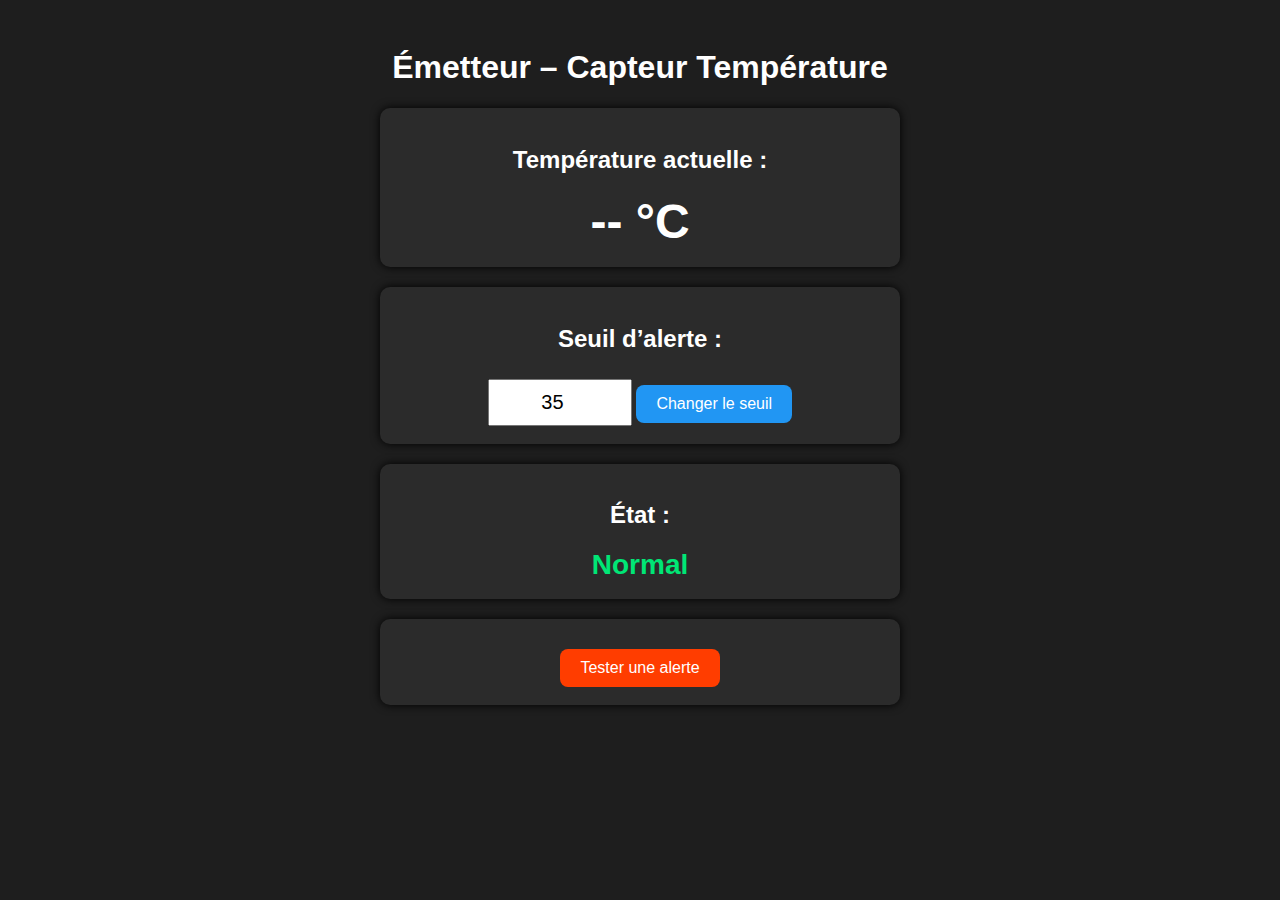
<file: Emetteur/data/emetteur.html>
<!DOCTYPE html>
<html lang="fr">
<head>
    <meta charset="UTF-8">
    <title>Émetteur LoRa – Capteur Température</title>
    <link rel="stylesheet" href="style.css">
</head>

<body>

<div class="container">

    <h1>Émetteur – Capteur Température</h1>

    <!-- Affichage de la température du capteur -->
    <div class="card">
        <h2>Température actuelle :</h2>
        <div id="tempValue" class="big-value">-- °C</div>
    </div>

    <!-- Affichage du seuil -->
    <div class="card">
        <h2>Seuil d’alerte :</h2>
        <input type="number" id="seuilInput" value="35" class="input">
        <button onclick="changerSeuil()" class="btn">Changer le seuil</button>
    </div>

    <!-- État du système -->
    <div class="card">
        <h2>État :</h2>
        <div id="status" class="status ok">Normal</div>
    </div>

    <!-- Bouton pour tester une alerte -->
    <div class="card">
        <button onclick="testAlerte()" class="btn alert-btn">Tester une alerte</button>
    </div>

</div>

<script src="script.js"></script>
</body>
</html>
</file>
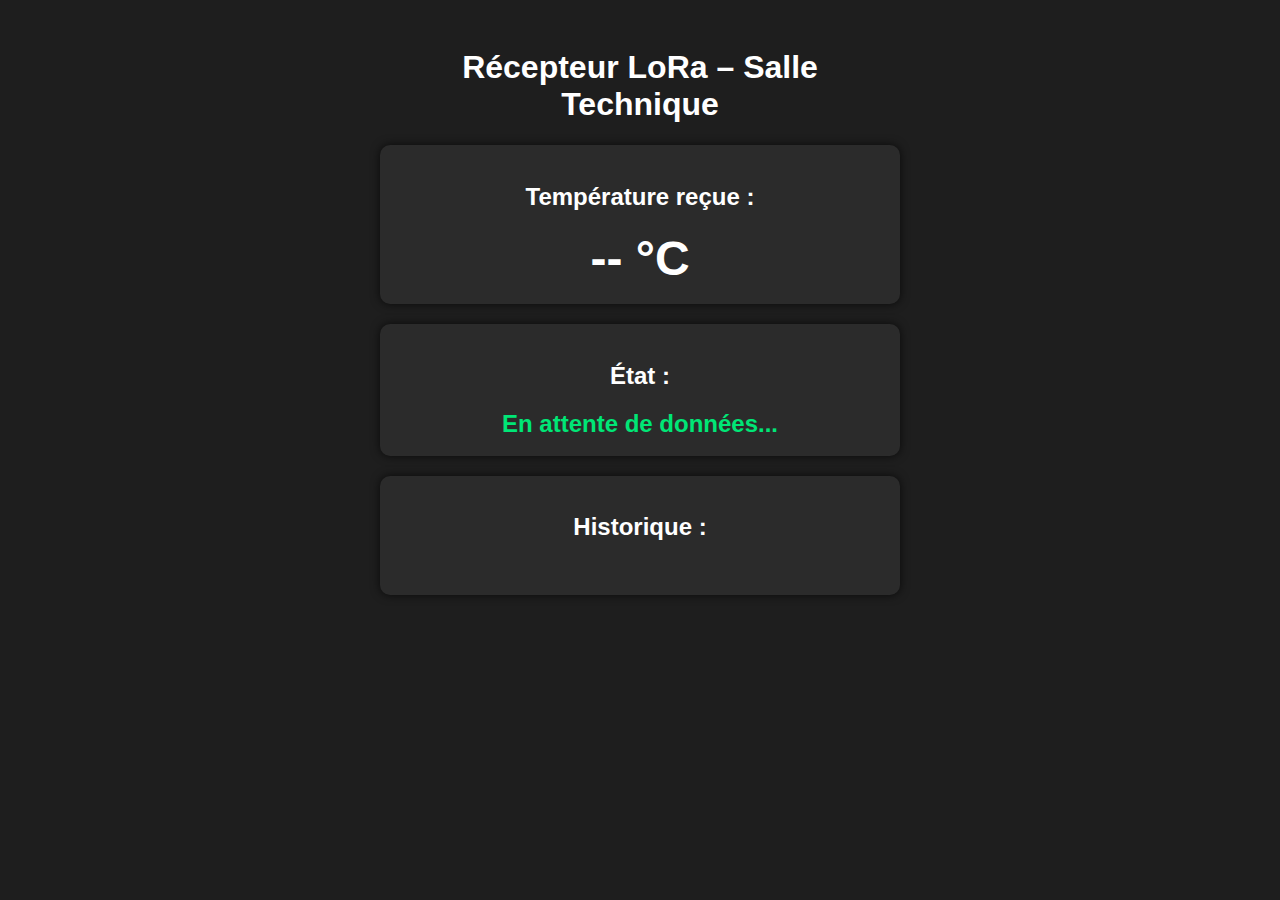
<file: recepteur/data/recepteur.html>
<!DOCTYPE html>
<html lang="fr">
<head>
    <meta charset="UTF-8">
    <title>Récepteur LoRa – Salle Technique</title>
    <!-- On charge le CSS depuis LittleFS -->
    <link rel="stylesheet" href="style.css">
</head>
<body>

<div class="container">
    <h1>Récepteur LoRa – Salle Technique</h1>

    <!-- Carte = affichage de la température reçue -->
    <div class="card">
        <h2>Température reçue :</h2>
        <div id="tempValue" class="big-value">-- °C</div>
    </div>

    <!-- Carte = état global du système (Normal / Alerte) -->
    <div class="card">
        <h2>État :</h2>
        <div id="status" class="status ok">En attente de données...</div>
    </div>

    <!-- Carte = historique des valeurs (simple liste) -->
    <div class="card">
        <h2>Historique :</h2>
        <ul id="history"></ul>
    </div>
</div>

<!-- Logique côté navigateur (simulation pour l’instant) -->
<script src="script.js"></script>
</body>
</html>
</file>
<file: data/emetteur/style.css>
* {
            margin: 0;
            padding: 0;
            box-sizing: border-box;
        }

        body {
            font-family: 'Segoe UI', Tahoma, Geneva, Verdana, sans-serif;
            background: #ffffff;
            color: #1a1a2e;
            overflow-x: hidden;
        }

        /* Header */
        .header {
            background: linear-gradient(135deg, #FF8C00 0%, #FF6B00 100%);
            padding: 20px 40px;
            box-shadow: 0 4px 12px rgba(255, 140, 0, 0.2);
            position: sticky;
            top: 0;
            z-index: 1000;
        }

        .header h1 {
            color: white;
            font-size: 28px;
            font-weight: 700;
            letter-spacing: 1px;
            text-transform: uppercase;
        }

        /* Main Container */
        .main-container {
            display: flex;
            min-height: calc(100vh - 80px);
        }



                /* Icône des titres */
        .title-icon {
            height: 2em;
            vertical-align: middle;
            margin-right: 8px;
        }

        /* Icônes des boutons */
        .nav-icon {
            height: 1.2em;
            vertical-align: middle;
            margin-right: 10px;
        }


        .sensor-icon-img {
            height: 2.2em;        /* même impact visuel que l’emoji */
            width: auto;
        }



        /* Sidebar */
        .sidebar {
            width: 280px;
            background: #1a1a2e;
            padding: 30px 20px;
            box-shadow: 4px 0 12px rgba(0, 0, 0, 0.1);
            position: sticky;
            top: 80px;
            height: calc(100vh - 80px);
            overflow-y: auto;
        }

        .sidebar h2 {
            color: #FF8C00;
            font-size: 18px;
            margin-bottom: 25px;
            text-transform: uppercase;
            letter-spacing: 1.5px;
            font-weight: 600;
        }

        .nav-btn {
            width: 100%;
            padding: 16px 20px;
            margin-bottom: 12px;
            background: linear-gradient(135deg, #2a2a3e 0%, #1a1a2e 100%);
            border: 2px solid transparent;
            border-radius: 12px;
            color: #ffffff;
            font-size: 16px;
            font-weight: 600;
            cursor: pointer;
            transition: all 0.3s ease;
            display: flex;
            align-items: center;
            gap: 12px;
        }

        .nav-btn:hover {
            background: linear-gradient(135deg, #FF8C00 0%, #FF6B00 100%);
            border-color: #FF8C00;
            transform: translateX(5px);
            box-shadow: 0 4px 12px rgba(255, 140, 0, 0.3);
        }

        .nav-btn.active {
            background: linear-gradient(135deg, #FF8C00 0%, #FF6B00 100%);
            border-color: #FF8C00;
            box-shadow: 0 4px 12px rgba(255, 140, 0, 0.4);
        }

        .nav-icon {
            width: 24px;
            height: 24px;
            display: flex;
            align-items: center;
            justify-content: center;
        }

        /* Content Area */
        .content {
            flex: 1;
            padding: 40px;
            background: #f8f9fa;
        }

        .view {
            display: none;
        }

        .view.active {
            display: block;
            animation: fadeIn 0.4s ease;
        }

        @keyframes fadeIn {
            from {
                opacity: 0;
                transform: translateY(10px);
            }
            to {
                opacity: 1;
                transform: translateY(0);
            }
        }

        /* Cards */
        .cards-grid {
            display: grid;
            grid-template-columns: repeat(auto-fit, minmax(300px, 1fr));
            gap: 24px;
            margin-bottom: 30px;
        }

        .card {
            background: white;
            border-radius: 16px;
            padding: 28px;
            box-shadow: 0 4px 16px rgba(0, 0, 0, 0.08);
            transition: all 0.3s ease;
            border: 2px solid transparent;
        }

        .card:hover {
            transform: translateY(-4px);
            box-shadow: 0 8px 24px rgba(0, 0, 0, 0.12);
            border-color: #FF8C00;
        }

        .card h3 {
            color: #1a1a2e;
            font-size: 16px;
            font-weight: 600;
            margin-bottom: 16px;
            text-transform: uppercase;
            letter-spacing: 1px;
        }

        .value-display {
            font-size: 52px;
            font-weight: 700;
            margin: 20px 0;
            background: linear-gradient(135deg, #FF8C00 0%, #FF6B00 100%);
            -webkit-background-clip: text;
            -webkit-text-fill-color: transparent;
            background-clip: text;
        }

        .status-badge {
            display: inline-block;
            padding: 10px 24px;
            border-radius: 25px;
            font-size: 16px;
            font-weight: 600;
            text-transform: uppercase;
            letter-spacing: 1px;
        }

        .status-badge.normal {
            background: linear-gradient(135deg, #00e676 0%, #00c853 100%);
            color: white;
        }

        .status-badge.alert {
            background: linear-gradient(135deg, #ff3d00 0%, #dd2c00 100%);
            color: white;
            animation: pulse 1.5s infinite;
        }

        @keyframes pulse {
            0%, 100% { opacity: 1; transform: scale(1); }
            50% { opacity: 0.8; transform: scale(1.05); }
        }

        /* Input Group */
        .input-group {
            display: flex;
            gap: 12px;
            align-items: center;
            margin-top: 16px;
            flex-wrap: wrap;
        }

        .input-field {
            flex: 1;
            min-width: 120px;
            padding: 12px 16px;
            border: 2px solid #e0e0e0;
            border-radius: 10px;
            font-size: 18px;
            text-align: center;
            transition: all 0.3s ease;
        }

        .input-field:focus {
            outline: none;
            border-color: #FF8C00;
            box-shadow: 0 0 0 4px rgba(255, 140, 0, 0.1);
        }

        .btn {
            padding: 12px 24px;
            border: none;
            border-radius: 10px;
            font-size: 15px;
            font-weight: 600;
            cursor: pointer;
            transition: all 0.3s ease;
            text-transform: uppercase;
            letter-spacing: 0.5px;
        }

        .btn-primary {
            background: linear-gradient(135deg, #1a1a2e 0%, #16213e 100%);
            color: white;
        }

        .btn-primary:hover {
            background: linear-gradient(135deg, #FF8C00 0%, #FF6B00 100%);
            transform: translateY(-2px);
            box-shadow: 0 4px 12px rgba(255, 140, 0, 0.3);
        }

        .btn-alert {
            background: linear-gradient(135deg, #ff3d00 0%, #dd2c00 100%);
            color: white;
        }

        .btn-alert:hover {
            background: linear-gradient(135deg, #ff5722 0%, #ff3d00 100%);
            transform: translateY(-2px);
            box-shadow: 0 4px 12px rgba(255, 61, 0, 0.3);
        }

        /* History Section */
        .history-card {
            background: white;
            border-radius: 16px;
            padding: 28px;
            box-shadow: 0 4px 16px rgba(0, 0, 0, 0.08);
            margin-top: 24px;
        }

        .history-card h3 {
            color: #1a1a2e;
            font-size: 18px;
            font-weight: 600;
            margin-bottom: 20px;
            text-transform: uppercase;
            letter-spacing: 1px;
            display: flex;
            align-items: center;
            gap: 10px;
        }

        .history-list {
            list-style: none;
            max-height: 400px;
            overflow-y: auto;
            padding-right: 10px;
        }

        .history-list::-webkit-scrollbar {
            width: 8px;
        }

        .history-list::-webkit-scrollbar-track {
            background: #f1f1f1;
            border-radius: 10px;
        }

        .history-list::-webkit-scrollbar-thumb {
            background: #FF8C00;
            border-radius: 10px;
        }

        .history-item {
            padding: 16px;
            margin-bottom: 12px;
            background: linear-gradient(135deg, #f8f9fa 0%, #ffffff 100%);
            border-left: 4px solid #FF8C00;
            border-radius: 8px;
            display: flex;
            justify-content: space-between;
            align-items: center;
            transition: all 0.3s ease;
        }

        .history-item:hover {
            background: linear-gradient(135deg, #fff5e6 0%, #ffffff 100%);
            transform: translateX(5px);
        }

        .history-time {
            color: #666;
            font-size: 14px;
            font-weight: 600;
        }

        .history-values {
            display: flex;
            gap: 20px;
            font-size: 15px;
            font-weight: 600;
        }

        .history-temp {
            color: #FF8C00;
        }

        .history-humidity {
            color: #1a1a2e;
        }

        .history-smoke {
            color: #666;
        }

        /* Sensor Grid */
        .sensor-grid {
            display: grid;
            grid-template-columns: repeat(auto-fit, minmax(250px, 1fr));
            gap: 20px;
        }

        .sensor-card {
            background: white;
            border-radius: 16px;
            padding: 24px;
            box-shadow: 0 4px 16px rgba(0, 0, 0, 0.08);
            text-align: center;
            transition: all 0.3s ease;
            border: 2px solid transparent;
        }

        .sensor-card:hover {
            transform: translateY(-4px);
            box-shadow: 0 8px 24px rgba(0, 0, 0, 0.12);
        }

        .sensor-card.temperature {
            border-top: 4px solid #FF8C00;
        }

        .sensor-card.humidity {
            border-top: 4px solid #1a1a2e;
        }

        .sensor-card.smoke {
            border-top: 4px solid #666;
        }

        .sensor-icon {
            font-size: 48px;
            margin-bottom: 12px;
        }

        .sensor-label {
            font-size: 14px;
            color: #666;
            font-weight: 600;
            text-transform: uppercase;
            letter-spacing: 1px;
            margin-bottom: 8px;
        }

        .sensor-value {
            font-size: 36px;
            font-weight: 700;
            margin: 12px 0;
        }

        .sensor-card.temperature .sensor-value {
            color: #FF8C00;
        }

        .sensor-card.humidity .sensor-value {
            color: #1a1a2e;
        }

        .sensor-card.smoke .sensor-value {
            color: #666;
        }






           /* ============================================
           SYSTÈME D'ALERTE PUISSANT
           ============================================ */

        /* Carte d'alerte principale */
        .alert-card {
            background: linear-gradient(135deg, #ff3d00 0%, #dd2c00 100%);
            border-radius: 16px;
            padding: 28px;
            box-shadow: 0 8px 32px rgba(255, 61, 0, 0.5);
            animation: alertPulse 1s infinite;
            border: 4px solid #ffffff;
            margin-bottom: 24px;
        }

        @keyframes alertPulse {
            0%, 100% { 
                transform: scale(1);
                box-shadow: 0 8px 32px rgba(255, 61, 0, 0.5);
            }
            50% { 
                transform: scale(1.02);
                box-shadow: 0 12px 48px rgba(255, 61, 0, 0.8);
            }
        }

        .alert-card h3 {
            color: white !important;
            font-size: 24px;
            margin-bottom: 20px;
            text-align: center;
            text-transform: uppercase;
            letter-spacing: 2px;
        }

        /* Messages d'alerte individuels */
        .alert-message {
            background: rgba(255, 255, 255, 0.95);
            padding: 16px 20px;
            border-radius: 12px;
            margin-bottom: 12px;
            border-left: 6px solid #ff3d00;
            animation: blinkAlert 1s infinite;
            display: flex;
            align-items: center;
            gap: 12px;
        }

        @keyframes blinkAlert {
            0%, 100% { opacity: 1; }
            50% { opacity: 0.6; }
        }

        .alert-icon {
            font-size: 32px;
            animation: shake 0.5s infinite;
        }

        @keyframes shake {
            0%, 100% { transform: translateX(0); }
            25% { transform: translateX(-5px); }
            75% { transform: translateX(5px); }
        }

        .alert-type {
            flex: 1;
        }

        .alert-type-label {
            font-weight: 700;
            font-size: 18px;
            color: #ff3d00;
            text-transform: uppercase;
            letter-spacing: 1px;
        }

        .alert-value {
            font-size: 16px;
            color: #333;
            margin-top: 4px;
            font-weight: 600;
        }

        /* Message urgent clignotant */
        .urgent-message {
            background: #ffffff;
            color: #ff3d00;
            padding: 20px;
            border-radius: 12px;
            text-align: center;
            font-size: 20px;
            font-weight: 800;
            text-transform: uppercase;
            letter-spacing: 2px;
            margin-top: 16px;
            animation: blinkUrgent 0.8s infinite;
            border: 3px solid #ffffff;
            box-shadow: 0 0 20px rgba(255, 255, 255, 0.5);
        }

        @keyframes blinkUrgent {
            0%, 100% { 
                opacity: 1;
                transform: scale(1);
            }
            50% { 
                opacity: 0.3;
                transform: scale(0.98);
            }
        }

        /* Menu déroulant pour seuils */
        .threshold-dropdown {
            position: relative;
            display: inline-block;
            width: 100%;
        }

        .threshold-trigger {
            background: linear-gradient(135deg, #1a1a2e 0%, #16213e 100%);
            color: white;
            padding: 16px 20px;
            border-radius: 12px;
            cursor: pointer;
            display: flex;
            justify-content: space-between;
            align-items: center;
            font-weight: 600;
            font-size: 16px;
            transition: all 0.3s ease;
            border: 2px solid transparent;
        }

        .threshold-trigger:hover {
            background: linear-gradient(135deg, #FF8C00 0%, #FF6B00 100%);
            border-color: #FF8C00;
            transform: translateY(-2px);
            box-shadow: 0 4px 12px rgba(255, 140, 0, 0.3);
        }

        .threshold-arrow {
            font-size: 20px;
            transition: transform 0.3s ease;
        }

        .threshold-dropdown:hover .threshold-arrow {
            transform: rotate(180deg);
        }

        .threshold-menu {
            position: absolute;
            top: 100%;
            left: 0;
            right: 0;
            background: white;
            border-radius: 12px;
            box-shadow: 0 8px 24px rgba(0, 0, 0, 0.15);
            margin-top: 8px;
            opacity: 0;
            visibility: hidden;
            transform: translateY(-10px);
            transition: all 0.3s ease;
            z-index: 1000;
            overflow: hidden;
        }

        .threshold-dropdown:hover .threshold-menu {
            opacity: 1;
            visibility: visible;
            transform: translateY(0);
        }

        .threshold-item {
            padding: 16px 20px;
            border-bottom: 1px solid #f0f0f0;
        }

        .threshold-item:last-child {
            border-bottom: none;
        }

        .threshold-label {
            font-size: 14px;
            color: #666;
            font-weight: 600;
            text-transform: uppercase;
            margin-bottom: 8px;
            display: block;
        }

        .threshold-input-group {
            display: flex;
            gap: 8px;
            align-items: center;
        }

        .threshold-input {
            flex: 1;
            padding: 10px 14px;
            border: 2px solid #e0e0e0;
            border-radius: 8px;
            font-size: 16px;
            text-align: center;
            transition: all 0.3s ease;
        }

        .threshold-input:focus {
            outline: none;
            border-color: #FF8C00;
            box-shadow: 0 0 0 3px rgba(255, 140, 0, 0.1);
        }

        .threshold-unit {
            font-weight: 600;
            color: #666;
        }

        .btn-apply {
            padding: 8px 16px;
            background: linear-gradient(135deg, #FF8C00 0%, #FF6B00 100%);
            color: white;
            border: none;
            border-radius: 6px;
            font-size: 14px;
            font-weight: 600;
            cursor: pointer;
            transition: all 0.3s ease;
        }

        .btn-apply:hover {
            background: linear-gradient(135deg, #ff9d1a 0%, #ff7a1a 100%);
            transform: scale(1.05);
        }

        /* Affichage des seuils actuels */
        .current-thresholds {
            background: #f8f9fa;
            padding: 16px;
            border-radius: 10px;
            margin-top: 16px;
        }

        .threshold-display {
            display: flex;
            justify-content: space-between;
            align-items: center;
            margin-bottom: 8px;
            font-size: 15px;
        }

        .threshold-display:last-child {
            margin-bottom: 0;
        }

        .threshold-display-label {
            color: #666;
            font-weight: 600;
        }

        .threshold-display-value {
            color: #FF8C00;
            font-weight: 700;
            font-size: 16px;
        }








        /* Responsive */
        @media (max-width: 1024px) {
            .sidebar {
                width: 240px;
            }
        }

        @media (max-width: 768px) {
            .main-container {
                flex-direction: column;
            }

            .sidebar {
                width: 100%;
                height: auto;
                position: relative;
                top: 0;
            }

            .content {
                padding: 20px;
            }

            .header h1 {
                font-size: 22px;
            }

            .cards-grid {
                grid-template-columns: 1fr;
            }

            .sensor-grid {
                grid-template-columns: 1fr;
            }

            .value-display {
                font-size: 42px;
            }
        }

        @media (max-width: 480px) {
            .header {
                padding: 16px 20px;
            }

            .header h1 {
                font-size: 18px;
            }

            .sidebar {
                padding: 20px 15px;
            }

            .nav-btn {
                padding: 14px 16px;
                font-size: 14px;
            }

            .value-display {
                font-size: 36px;
            }
        }
</file>
<file: data/emetteur/data/style.css>
* {
    margin: 0;
    padding: 0;
    box-sizing: border-box;
}

body {
    font-family: 'Segoe UI', Tahoma, Geneva, Verdana, sans-serif;
    background: #ffffff;
    color: #1a1a2e;
    overflow-x: hidden;
}

/* Header */
.header {
    background: linear-gradient(135deg, #FF8C00 0%, #FF6B00 100%);
    padding: 20px 40px;
    box-shadow: 0 4px 12px rgba(255, 140, 0, 0.2);
    position: sticky;
    top: 0;
    z-index: 1000;
}

.header h1 {
    color: white;
    font-size: 28px;
    font-weight: 700;
    letter-spacing: 1px;
    text-transform: uppercase;
}

/* Main Container */
.main-container {
    display: flex;
    min-height: calc(100vh - 80px);
}



/* Icône des titres */
.title-icon {
    height: 2em;
    vertical-align: middle;
    margin-right: 8px;
}

/* Icônes des boutons */
.nav-icon {
    height: 1.2em;
    vertical-align: middle;
    margin-right: 10px;
}


.sensor-icon-img {
    height: 2.2em;
    /* même impact visuel que l’emoji */
    width: auto;
}



/* Sidebar */
.sidebar {
    width: 280px;
    background: #1a1a2e;
    padding: 30px 20px;
    box-shadow: 4px 0 12px rgba(0, 0, 0, 0.1);
    position: sticky;
    top: 80px;
    height: calc(100vh - 80px);
    overflow-y: auto;
}

.sidebar h2 {
    color: #FF8C00;
    font-size: 18px;
    margin-bottom: 25px;
    text-transform: uppercase;
    letter-spacing: 1.5px;
    font-weight: 600;
}

.nav-btn {
    width: 100%;
    padding: 16px 20px;
    margin-bottom: 12px;
    background: linear-gradient(135deg, #2a2a3e 0%, #1a1a2e 100%);
    border: 2px solid transparent;
    border-radius: 12px;
    color: #ffffff;
    font-size: 16px;
    font-weight: 600;
    cursor: pointer;
    transition: all 0.3s ease;
    display: flex;
    align-items: center;
    gap: 12px;
}

.nav-btn:hover {
    background: linear-gradient(135deg, #FF8C00 0%, #FF6B00 100%);
    border-color: #FF8C00;
    transform: translateX(5px);
    box-shadow: 0 4px 12px rgba(255, 140, 0, 0.3);
}

.nav-btn.active {
    background: linear-gradient(135deg, #FF8C00 0%, #FF6B00 100%);
    border-color: #FF8C00;
    box-shadow: 0 4px 12px rgba(255, 140, 0, 0.4);
}

.nav-icon {
    width: 24px;
    height: 24px;
    display: flex;
    align-items: center;
    justify-content: center;
}

/* Content Area */
.content {
    flex: 1;
    padding: 40px;
    background: #f8f9fa;
}

.view {
    display: none;
}

.view.active {
    display: block;
    animation: fadeIn 0.4s ease;
}

@keyframes fadeIn {
    from {
        opacity: 0;
        transform: translateY(10px);
    }

    to {
        opacity: 1;
        transform: translateY(0);
    }
}

/* Cards */
.cards-grid {
    display: grid;
    grid-template-columns: repeat(auto-fit, minmax(300px, 1fr));
    gap: 24px;
    margin-bottom: 30px;
}

.card {
    background: white;
    border-radius: 16px;
    padding: 28px;
    box-shadow: 0 4px 16px rgba(0, 0, 0, 0.08);
    transition: all 0.3s ease;
    border: 2px solid transparent;
}

.card:hover {
    transform: translateY(-4px);
    box-shadow: 0 8px 24px rgba(0, 0, 0, 0.12);
    border-color: #FF8C00;
}

.card h3 {
    color: #1a1a2e;
    font-size: 16px;
    font-weight: 600;
    margin-bottom: 16px;
    text-transform: uppercase;
    letter-spacing: 1px;
}

.value-display {
    font-size: 52px;
    font-weight: 700;
    margin: 20px 0;
    background: linear-gradient(135deg, #FF8C00 0%, #FF6B00 100%);
    -webkit-background-clip: text;
    -webkit-text-fill-color: transparent;
    background-clip: text;
}

.status-badge {
    display: inline-block;
    padding: 10px 24px;
    border-radius: 25px;
    font-size: 16px;
    font-weight: 600;
    text-transform: uppercase;
    letter-spacing: 1px;
}

.status-badge.normal {
    background: linear-gradient(135deg, #00e676 0%, #00c853 100%);
    color: white;
}

.status-badge.alert {
    background: linear-gradient(135deg, #ff3d00 0%, #dd2c00 100%);
    color: white;
    animation: pulse 1.5s infinite;
}

@keyframes pulse {

    0%,
    100% {
        opacity: 1;
        transform: scale(1);
    }

    50% {
        opacity: 0.8;
        transform: scale(1.05);
    }
}

/* Input Group */
.input-group {
    display: flex;
    gap: 12px;
    align-items: center;
    margin-top: 16px;
    flex-wrap: wrap;
}

.input-field {
    flex: 1;
    min-width: 120px;
    padding: 12px 16px;
    border: 2px solid #e0e0e0;
    border-radius: 10px;
    font-size: 18px;
    text-align: center;
    transition: all 0.3s ease;
}

.input-field:focus {
    outline: none;
    border-color: #FF8C00;
    box-shadow: 0 0 0 4px rgba(255, 140, 0, 0.1);
}

.btn {
    padding: 12px 24px;
    border: none;
    border-radius: 10px;
    font-size: 15px;
    font-weight: 600;
    cursor: pointer;
    transition: all 0.3s ease;
    text-transform: uppercase;
    letter-spacing: 0.5px;
}

.btn-primary {
    background: linear-gradient(135deg, #1a1a2e 0%, #16213e 100%);
    color: white;
}

.btn-primary:hover {
    background: linear-gradient(135deg, #FF8C00 0%, #FF6B00 100%);
    transform: translateY(-2px);
    box-shadow: 0 4px 12px rgba(255, 140, 0, 0.3);
}

.btn-alert {
    background: linear-gradient(135deg, #ff3d00 0%, #dd2c00 100%);
    color: white;
}

.btn-alert:hover {
    background: linear-gradient(135deg, #ff5722 0%, #ff3d00 100%);
    transform: translateY(-2px);
    box-shadow: 0 4px 12px rgba(255, 61, 0, 0.3);
}

/* History Section */
.history-card {
    background: white;
    border-radius: 16px;
    padding: 28px;
    box-shadow: 0 4px 16px rgba(0, 0, 0, 0.08);
    margin-top: 24px;
}

.history-card h3 {
    color: #1a1a2e;
    font-size: 18px;
    font-weight: 600;
    margin-bottom: 20px;
    text-transform: uppercase;
    letter-spacing: 1px;
    display: flex;
    align-items: center;
    gap: 10px;
}

.history-list {
    list-style: none;
    max-height: 400px;
    overflow-y: auto;
    padding-right: 10px;
}

.history-list::-webkit-scrollbar {
    width: 8px;
}

.history-list::-webkit-scrollbar-track {
    background: #f1f1f1;
    border-radius: 10px;
}

.history-list::-webkit-scrollbar-thumb {
    background: #FF8C00;
    border-radius: 10px;
}

.history-item {
    padding: 16px;
    margin-bottom: 12px;
    background: linear-gradient(135deg, #f8f9fa 0%, #ffffff 100%);
    border-left: 4px solid #FF8C00;
    border-radius: 8px;
    display: flex;
    justify-content: space-between;
    align-items: center;
    transition: all 0.3s ease;
}

.history-item:hover {
    background: linear-gradient(135deg, #fff5e6 0%, #ffffff 100%);
    transform: translateX(5px);
}

.history-time {
    color: #666;
    font-size: 14px;
    font-weight: 600;
}

.history-values {
    display: flex;
    gap: 20px;
    font-size: 15px;
    font-weight: 600;
}

.history-temp {
    color: #FF8C00;
}

.history-humidity {
    color: #1a1a2e;
}

.history-smoke {
    color: #666;
}

/* Sensor Grid */
.sensor-grid {
    display: grid;
    grid-template-columns: repeat(auto-fit, minmax(250px, 1fr));
    gap: 20px;
}

.sensor-card {
    background: white;
    border-radius: 16px;
    padding: 24px;
    box-shadow: 0 4px 16px rgba(0, 0, 0, 0.08);
    text-align: center;
    transition: all 0.3s ease;
    border: 2px solid transparent;
}

.sensor-card:hover {
    transform: translateY(-4px);
    box-shadow: 0 8px 24px rgba(0, 0, 0, 0.12);
}

.sensor-card.temperature {
    border-top: 4px solid #FF8C00;
}

.sensor-card.flame {
    border-top: 4px solid #f5170f;
}

.sensor-card.humidity {
    border-top: 4px solid #1a1a2e;
}

.sensor-card.smoke {
    border-top: 4px solid #666;
}

.sensor-icon {
    font-size: 48px;
    margin-bottom: 12px;
}

.sensor-label {
    font-size: 14px;
    color: #666;
    font-weight: 600;
    text-transform: uppercase;
    letter-spacing: 1px;
    margin-bottom: 8px;
}

.sensor-value {
    font-size: 36px;
    font-weight: 700;
    margin: 12px 0;
}

.sensor-card.temperature .sensor-value {
    color: #FF8C00;
}

.sensor-card.humidity .sensor-value {
    color: #1a1a2e;
}

.sensor-card.smoke .sensor-value {
    color: #666;
}






/* ============================================
           SYSTÈME D'ALERTE PUISSANT
           ============================================ */

/* Carte d'alerte principale */
.alert-card {
    background: linear-gradient(135deg, #ff3d00 0%, #dd2c00 100%);
    border-radius: 16px;
    padding: 28px;
    box-shadow: 0 8px 32px rgba(255, 61, 0, 0.5);
    animation: alertPulse 1s infinite;
    border: 4px solid #ffffff;
    margin-bottom: 24px;
}

@keyframes alertPulse {

    0%,
    100% {
        transform: scale(1);
        box-shadow: 0 8px 32px rgba(255, 61, 0, 0.5);
    }

    50% {
        transform: scale(1.02);
        box-shadow: 0 12px 48px rgba(255, 61, 0, 0.8);
    }
}

.alert-card h3 {
    color: white !important;
    font-size: 24px;
    margin-bottom: 20px;
    text-align: center;
    text-transform: uppercase;
    letter-spacing: 2px;
}

/* Messages d'alerte individuels */
.alert-message {
    background: rgba(255, 255, 255, 0.95);
    padding: 16px 20px;
    border-radius: 12px;
    margin-bottom: 12px;
    border-left: 6px solid #ff3d00;
    animation: blinkAlert 1s infinite;
    display: flex;
    align-items: center;
    gap: 12px;
}

@keyframes blinkAlert {

    0%,
    100% {
        opacity: 1;
    }

    50% {
        opacity: 0.6;
    }
}

.alert-icon {
    font-size: 32px;
    animation: shake 0.5s infinite;
}

@keyframes shake {

    0%,
    100% {
        transform: translateX(0);
    }

    25% {
        transform: translateX(-5px);
    }

    75% {
        transform: translateX(5px);
    }
}

.alert-type {
    flex: 1;
}

.alert-type-label {
    font-weight: 700;
    font-size: 18px;
    color: #ff3d00;
    text-transform: uppercase;
    letter-spacing: 1px;
}

.alert-value {
    font-size: 16px;
    color: #333;
    margin-top: 4px;
    font-weight: 600;
}

/* Message urgent clignotant */
.urgent-message {
    background: #ffffff;
    color: #ff3d00;
    padding: 20px;
    border-radius: 12px;
    text-align: center;
    font-size: 20px;
    font-weight: 800;
    text-transform: uppercase;
    letter-spacing: 2px;
    margin-top: 16px;
    animation: blinkUrgent 0.8s infinite;
    border: 3px solid #ffffff;
    box-shadow: 0 0 20px rgba(255, 255, 255, 0.5);
}

@keyframes blinkUrgent {

    0%,
    100% {
        opacity: 1;
        transform: scale(1);
    }

    50% {
        opacity: 0.3;
        transform: scale(0.98);
    }
}

/* Menu déroulant pour seuils */
.threshold-dropdown {
    position: relative;
    display: inline-block;
    width: 100%;
}

.threshold-trigger {
    background: linear-gradient(135deg, #1a1a2e 0%, #16213e 100%);
    color: white;
    padding: 16px 20px;
    border-radius: 12px;
    cursor: pointer;
    display: flex;
    justify-content: space-between;
    align-items: center;
    font-weight: 600;
    font-size: 16px;
    transition: all 0.3s ease;
    border: 2px solid transparent;
}

.threshold-trigger:hover {
    background: linear-gradient(135deg, #FF8C00 0%, #FF6B00 100%);
    border-color: #FF8C00;
    transform: translateY(-2px);
    box-shadow: 0 4px 12px rgba(255, 140, 0, 0.3);
}

.threshold-arrow {
    font-size: 20px;
    transition: transform 0.3s ease;
}

.threshold-dropdown:hover .threshold-arrow {
    transform: rotate(180deg);
}

.threshold-menu {
    position: absolute;
    top: 100%;
    left: 0;
    right: 0;
    background: white;
    border-radius: 12px;
    box-shadow: 0 8px 24px rgba(0, 0, 0, 0.15);
    margin-top: 8px;
    opacity: 0;
    visibility: hidden;
    transform: translateY(-10px);
    transition: all 0.3s ease;
    z-index: 1000;
    overflow: hidden;
}

.threshold-dropdown:hover .threshold-menu {
    opacity: 1;
    visibility: visible;
    transform: translateY(0);
}

.threshold-item {
    padding: 16px 20px;
    border-bottom: 1px solid #f0f0f0;
}

.threshold-item:last-child {
    border-bottom: none;
}

.threshold-label {
    font-size: 14px;
    color: #666;
    font-weight: 600;
    text-transform: uppercase;
    margin-bottom: 8px;
    display: block;
}

.threshold-input-group {
    display: flex;
    gap: 8px;
    align-items: center;
}

.threshold-input {
    flex: 1;
    padding: 10px 14px;
    border: 2px solid #e0e0e0;
    border-radius: 8px;
    font-size: 16px;
    text-align: center;
    transition: all 0.3s ease;
}

.threshold-input:focus {
    outline: none;
    border-color: #FF8C00;
    box-shadow: 0 0 0 3px rgba(255, 140, 0, 0.1);
}

.threshold-unit {
    font-weight: 600;
    color: #666;
}

.btn-apply {
    padding: 8px 16px;
    background: linear-gradient(135deg, #FF8C00 0%, #FF6B00 100%);
    color: white;
    border: none;
    border-radius: 6px;
    font-size: 14px;
    font-weight: 600;
    cursor: pointer;
    transition: all 0.3s ease;
}

.btn-apply:hover {
    background: linear-gradient(135deg, #ff9d1a 0%, #ff7a1a 100%);
    transform: scale(1.05);
}

/* Affichage des seuils actuels */
.current-thresholds {
    background: #f8f9fa;
    padding: 16px;
    border-radius: 10px;
    margin-top: 16px;
}

.threshold-display {
    display: flex;
    justify-content: space-between;
    align-items: center;
    margin-bottom: 8px;
    font-size: 15px;
}

.threshold-display:last-child {
    margin-bottom: 0;
}

.threshold-display-label {
    color: #666;
    font-weight: 600;
}

.threshold-display-value {
    color: #FF8C00;
    font-weight: 700;
    font-size: 16px;
}



/* Popup */
.popup {
    position: fixed;
    inset: 0;
    background: rgba(0, 0, 0, 0.65);
    display: flex;
    align-items: center;
    justify-content: center;
    z-index: 1000;
}

.popup-content {
    background: white;
    border-radius: 12px;
    width: 90%;
    max-width: 420px;
    box-shadow: 0 10px 30px rgba(0, 0, 0, 0.3);
    overflow: hidden;
}

.popup-header {
    padding: 16px 20px;
    background: #f8f9fa;
    border-bottom: 1px solid #eee;
    display: flex;
    justify-content: space-between;
    align-items: center;
}

.close-btn {
    background: none;
    border: none;
    font-size: 28px;
    cursor: pointer;
    color: #888;
}

.popup-body {
    padding: 24px;
}

.form-group {
    margin-bottom: 20px;
}

.form-group label {
    display: block;
    margin-bottom: 8px;
    font-weight: 500;
}

.input-group {
    display: flex;
    align-items: center;
}

.input-group input {
    flex: 1;
    padding: 10px 12px;
    border: 1px solid #ddd;
    border-radius: 6px 0 0 6px;
    font-size: 16px;
}

.input-group .unit {
    background: #f1f3f5;
    padding: 10px 14px;
    border: 1px solid #ddd;
    border-left: none;
    border-radius: 0 6px 6px 0;
    color: #555;
}

.popup-footer {
    padding: 16px 24px;
    border-top: 1px solid #eee;
    display: flex;
    justify-content: flex-end;
    gap: 12px;
    background: #f8f9fa;
}

.grid-320 {
    display: grid;
    grid-template-columns: repeat(auto-fit, minmax(320px, 1fr));
    gap: 10px;
}


/* Overlay loader */
.loader-overlay {
    position: fixed;
    top: 0;
    left: 0;
    width: 100%;
    height: 100%;
    background-color: rgba(255, 255, 255, 0.85);
    backdrop-filter: blur(4px);
    display: flex;
    align-items: center;
    justify-content: center;
    z-index: 9999;
    transition: opacity 0.3s ease;
}

.loader-content {
    text-align: center;
    background: white;
    padding: 30px 50px;
    border-radius: 12px;
    box-shadow: 0 10px 30px rgba(0, 0, 0, 0.2);
}

.spinner {
    width: 50px;
    height: 50px;
    border: 5px solid #f3f3f3;
    border-top: 5px solid #3498db;
    border-radius: 50%;
    animation: spin 1s linear infinite;
    margin: 0 auto 20px;
}

.input-error {
    border-color: #dc3545 !important;
    background-color: #fff5f5;
    box-shadow: 0 0 0 3px rgba(220, 53, 69, 0.25);
}

.input-error:focus {
    outline: none;
    box-shadow: 0 0 0 3px rgba(220, 53, 69, 0.4);
}

/* Optionnel : bloc d'erreurs dans le popup */
.error-messages {
    background: #f8d7da;
    color: #721c24;
    padding: 12px;
    border-radius: 6px;
    margin-bottom: 16px;
    font-size: 0.95rem;
}

.error-messages div {
    margin: 4px 0;
}

@keyframes spin {
    0% {
        transform: rotate(0deg);
    }

    100% {
        transform: rotate(360deg);
    }
}

.loader-overlay.hidden {
    opacity: 0;
    pointer-events: none;
}



/* Responsive */
@media (max-width: 1024px) {
    .sidebar {
        width: 240px;
    }
}

@media (max-width: 768px) {
    .main-container {
        flex-direction: column;
    }

    .sidebar {
        width: 100%;
        height: auto;
        position: relative;
        top: 0;
    }

    .content {
        padding: 20px;
    }

    .header h1 {
        font-size: 22px;
    }

    .cards-grid {
        grid-template-columns: 1fr;
    }

    .sensor-grid {
        grid-template-columns: 1fr;
    }

    .value-display {
        font-size: 42px;
    }
}

@media (max-width: 480px) {
    .header {
        padding: 16px 20px;
    }

    .header h1 {
        font-size: 18px;
    }

    .sidebar {
        padding: 20px 15px;
    }

    .nav-btn {
        padding: 14px 16px;
        font-size: 14px;
    }

    .value-display {
        font-size: 36px;
    }
}
</file>
<file: data/recepteur_new/data/style.css>
* {
    margin: 0;
    padding: 0;
    box-sizing: border-box;
}

body {
    font-family: 'Segoe UI', Tahoma, Geneva, Verdana, sans-serif;
    background: #ffffff;
    color: #1a1a2e;
    overflow-x: hidden;
}

/* Header */
.header {
    background: linear-gradient(135deg, #FF8C00 0%, #FF6B00 100%);
    padding: 20px 40px;
    box-shadow: 0 4px 12px rgba(255, 140, 0, 0.2);
    position: sticky;
    top: 0;
    z-index: 1000;
}

.header h1 {
    color: white;
    font-size: 28px;
    font-weight: 700;
    letter-spacing: 1px;
    text-transform: uppercase;
}

/* Main Container */
.main-container {
    display: flex;
    min-height: calc(100vh - 80px);
}



/* Icône des titres */
.title-icon {
    height: 2em;
    vertical-align: middle;
    margin-right: 8px;
}

/* Icônes des boutons */
.nav-icon {
    height: 1.2em;
    vertical-align: middle;
    margin-right: 10px;
}


.sensor-icon-img {
    height: 2.2em;
    /* même impact visuel que l’emoji */
    width: auto;
}



/* Sidebar */
.sidebar {
    width: 280px;
    background: #1a1a2e;
    padding: 30px 20px;
    box-shadow: 4px 0 12px rgba(0, 0, 0, 0.1);
    position: sticky;
    top: 80px;
    height: calc(100vh - 80px);
    overflow-y: auto;
}

.sidebar h2 {
    color: #FF8C00;
    font-size: 18px;
    margin-bottom: 25px;
    text-transform: uppercase;
    letter-spacing: 1.5px;
    font-weight: 600;
}

.nav-btn {
    width: 100%;
    padding: 16px 20px;
    margin-bottom: 12px;
    background: linear-gradient(135deg, #2a2a3e 0%, #1a1a2e 100%);
    border: 2px solid transparent;
    border-radius: 12px;
    color: #ffffff;
    font-size: 16px;
    font-weight: 600;
    cursor: pointer;
    transition: all 0.3s ease;
    display: flex;
    align-items: center;
    gap: 12px;
}

.nav-btn:hover {
    background: linear-gradient(135deg, #FF8C00 0%, #FF6B00 100%);
    border-color: #FF8C00;
    transform: translateX(5px);
    box-shadow: 0 4px 12px rgba(255, 140, 0, 0.3);
}

.nav-btn.active {
    background: linear-gradient(135deg, #FF8C00 0%, #FF6B00 100%);
    border-color: #FF8C00;
    box-shadow: 0 4px 12px rgba(255, 140, 0, 0.4);
}

.nav-icon {
    width: 24px;
    height: 24px;
    display: flex;
    align-items: center;
    justify-content: center;
}

/* Content Area */
.content {
    flex: 1;
    padding: 40px;
    background: #f8f9fa;
}

.view {
    display: none;
}

.view.active {
    display: block;
    animation: fadeIn 0.4s ease;
}

@keyframes fadeIn {
    from {
        opacity: 0;
        transform: translateY(10px);
    }

    to {
        opacity: 1;
        transform: translateY(0);
    }
}

/* Cards */
.cards-grid {
    display: grid;
    grid-template-columns: repeat(auto-fit, minmax(300px, 1fr));
    gap: 24px;
    margin-bottom: 30px;
}

.card {
    background: white;
    border-radius: 16px;
    padding: 28px;
    box-shadow: 0 4px 16px rgba(0, 0, 0, 0.08);
    transition: all 0.3s ease;
    border: 2px solid transparent;
}

.card:hover {
    transform: translateY(-4px);
    box-shadow: 0 8px 24px rgba(0, 0, 0, 0.12);
    border-color: #FF8C00;
}

.card h3 {
    color: #1a1a2e;
    font-size: 16px;
    font-weight: 600;
    margin-bottom: 16px;
    text-transform: uppercase;
    letter-spacing: 1px;
}

.value-display {
    font-size: 52px;
    font-weight: 700;
    margin: 20px 0;
    background: linear-gradient(135deg, #FF8C00 0%, #FF6B00 100%);
    -webkit-background-clip: text;
    -webkit-text-fill-color: transparent;
    background-clip: text;
}

.status-badge {
    display: inline-block;
    padding: 10px 24px;
    border-radius: 25px;
    font-size: 16px;
    font-weight: 600;
    text-transform: uppercase;
    letter-spacing: 1px;
}

.status-badge.normal {
    background: linear-gradient(135deg, #00e676 0%, #00c853 100%);
    color: white;
}

.status-badge.alert {
    background: linear-gradient(135deg, #ff3d00 0%, #dd2c00 100%);
    color: white;
    animation: pulse 1.5s infinite;
}

@keyframes pulse {

    0%,
    100% {
        opacity: 1;
        transform: scale(1);
    }

    50% {
        opacity: 0.8;
        transform: scale(1.05);
    }
}

/* Input Group */
.input-group {
    display: flex;
    gap: 12px;
    align-items: center;
    margin-top: 16px;
    flex-wrap: wrap;
}

.input-field {
    flex: 1;
    min-width: 120px;
    padding: 12px 16px;
    border: 2px solid #e0e0e0;
    border-radius: 10px;
    font-size: 18px;
    text-align: center;
    transition: all 0.3s ease;
}

.input-field:focus {
    outline: none;
    border-color: #FF8C00;
    box-shadow: 0 0 0 4px rgba(255, 140, 0, 0.1);
}

.btn {
    padding: 12px 24px;
    border: none;
    border-radius: 10px;
    font-size: 15px;
    font-weight: 600;
    cursor: pointer;
    transition: all 0.3s ease;
    text-transform: uppercase;
    letter-spacing: 0.5px;
}

.btn-primary {
    background: linear-gradient(135deg, #1a1a2e 0%, #16213e 100%);
    color: white;
}

.btn-primary:hover {
    background: linear-gradient(135deg, #FF8C00 0%, #FF6B00 100%);
    transform: translateY(-2px);
    box-shadow: 0 4px 12px rgba(255, 140, 0, 0.3);
}

.btn-alert {
    background: linear-gradient(135deg, #ff3d00 0%, #dd2c00 100%);
    color: white;
}

.btn-alert:hover {
    background: linear-gradient(135deg, #ff5722 0%, #ff3d00 100%);
    transform: translateY(-2px);
    box-shadow: 0 4px 12px rgba(255, 61, 0, 0.3);
}

/* History Section */
.history-card {
    background: white;
    border-radius: 16px;
    padding: 28px;
    box-shadow: 0 4px 16px rgba(0, 0, 0, 0.08);
    margin-top: 24px;
}

.history-card h3 {
    color: #1a1a2e;
    font-size: 18px;
    font-weight: 600;
    margin-bottom: 20px;
    text-transform: uppercase;
    letter-spacing: 1px;
    display: flex;
    align-items: center;
    gap: 10px;
}

.history-list {
    list-style: none;
    max-height: 400px;
    overflow-y: auto;
    padding-right: 10px;
}

.history-list::-webkit-scrollbar {
    width: 8px;
}

.history-list::-webkit-scrollbar-track {
    background: #f1f1f1;
    border-radius: 10px;
}

.history-list::-webkit-scrollbar-thumb {
    background: #FF8C00;
    border-radius: 10px;
}

.history-item {
    padding: 16px;
    margin-bottom: 12px;
    background: linear-gradient(135deg, #f8f9fa 0%, #ffffff 100%);
    border-left: 4px solid #FF8C00;
    border-radius: 8px;
    display: flex;
    justify-content: space-between;
    align-items: center;
    transition: all 0.3s ease;
}

.history-item:hover {
    background: linear-gradient(135deg, #fff5e6 0%, #ffffff 100%);
    transform: translateX(5px);
}

.history-time {
    color: #666;
    font-size: 14px;
    font-weight: 600;
}

.history-values {
    display: flex;
    gap: 20px;
    font-size: 15px;
    font-weight: 600;
}

.history-temp {
    color: #FF8C00;
}

.history-humidity {
    color: #1a1a2e;
}

.history-smoke {
    color: #666;
}

/* Sensor Grid */
.sensor-grid {
    display: grid;
    grid-template-columns: repeat(auto-fit, minmax(250px, 1fr));
    gap: 20px;
}

.sensor-card {
    background: white;
    border-radius: 16px;
    padding: 24px;
    box-shadow: 0 4px 16px rgba(0, 0, 0, 0.08);
    text-align: center;
    transition: all 0.3s ease;
    border: 2px solid transparent;
}

.sensor-card:hover {
    transform: translateY(-4px);
    box-shadow: 0 8px 24px rgba(0, 0, 0, 0.12);
}

.sensor-card.temperature {
    border-top: 4px solid #FF8C00;
}

.sensor-card.flame {
    border-top: 4px solid #f5170f;
}

.sensor-card.humidity {
    border-top: 4px solid #1a1a2e;
}

.sensor-card.smoke {
    border-top: 4px solid #666;
}

.sensor-icon {
    font-size: 48px;
    margin-bottom: 12px;
}

.sensor-label {
    font-size: 14px;
    color: #666;
    font-weight: 600;
    text-transform: uppercase;
    letter-spacing: 1px;
    margin-bottom: 8px;
}

.sensor-value {
    font-size: 36px;
    font-weight: 700;
    margin: 12px 0;
}

.sensor-card.temperature .sensor-value {
    color: #FF8C00;
}

.sensor-card.humidity .sensor-value {
    color: #1a1a2e;
}

.sensor-card.smoke .sensor-value {
    color: #666;
}






/* ============================================
           SYSTÈME D'ALERTE PUISSANT
           ============================================ */

/* Carte d'alerte principale */
.alert-card {
    background: linear-gradient(135deg, #ff3d00 0%, #dd2c00 100%);
    border-radius: 16px;
    padding: 28px;
    box-shadow: 0 8px 32px rgba(255, 61, 0, 0.5);
    animation: alertPulse 1s infinite;
    border: 4px solid #ffffff;
    margin-bottom: 24px;
}

@keyframes alertPulse {

    0%,
    100% {
        transform: scale(1);
        box-shadow: 0 8px 32px rgba(255, 61, 0, 0.5);
    }

    50% {
        transform: scale(1.02);
        box-shadow: 0 12px 48px rgba(255, 61, 0, 0.8);
    }
}

.alert-card h3 {
    color: white !important;
    font-size: 24px;
    margin-bottom: 20px;
    text-align: center;
    text-transform: uppercase;
    letter-spacing: 2px;
}

/* Messages d'alerte individuels */
.alert-message {
    background: rgba(255, 255, 255, 0.95);
    padding: 16px 20px;
    border-radius: 12px;
    margin-bottom: 12px;
    border-left: 6px solid #ff3d00;
    animation: blinkAlert 1s infinite;
    display: flex;
    align-items: center;
    gap: 12px;
}

@keyframes blinkAlert {

    0%,
    100% {
        opacity: 1;
    }

    50% {
        opacity: 0.6;
    }
}

.alert-icon {
    font-size: 32px;
    animation: shake 0.5s infinite;
}

@keyframes shake {

    0%,
    100% {
        transform: translateX(0);
    }

    25% {
        transform: translateX(-5px);
    }

    75% {
        transform: translateX(5px);
    }
}

.alert-type {
    flex: 1;
}

.alert-type-label {
    font-weight: 700;
    font-size: 18px;
    color: #ff3d00;
    text-transform: uppercase;
    letter-spacing: 1px;
}

.alert-value {
    font-size: 16px;
    color: #333;
    margin-top: 4px;
    font-weight: 600;
}

/* Message urgent clignotant */
.urgent-message {
    background: #ffffff;
    color: #ff3d00;
    padding: 20px;
    border-radius: 12px;
    text-align: center;
    font-size: 20px;
    font-weight: 800;
    text-transform: uppercase;
    letter-spacing: 2px;
    margin-top: 16px;
    animation: blinkUrgent 0.8s infinite;
    border: 3px solid #ffffff;
    box-shadow: 0 0 20px rgba(255, 255, 255, 0.5);
}

@keyframes blinkUrgent {

    0%,
    100% {
        opacity: 1;
        transform: scale(1);
    }

    50% {
        opacity: 0.3;
        transform: scale(0.98);
    }
}

/* Menu déroulant pour seuils */
.threshold-dropdown {
    position: relative;
    display: inline-block;
    width: 100%;
}

.threshold-trigger {
    background: linear-gradient(135deg, #1a1a2e 0%, #16213e 100%);
    color: white;
    padding: 16px 20px;
    border-radius: 12px;
    cursor: pointer;
    display: flex;
    justify-content: space-between;
    align-items: center;
    font-weight: 600;
    font-size: 16px;
    transition: all 0.3s ease;
    border: 2px solid transparent;
}

.threshold-trigger:hover {
    background: linear-gradient(135deg, #FF8C00 0%, #FF6B00 100%);
    border-color: #FF8C00;
    transform: translateY(-2px);
    box-shadow: 0 4px 12px rgba(255, 140, 0, 0.3);
}

.threshold-arrow {
    font-size: 20px;
    transition: transform 0.3s ease;
}

.threshold-dropdown:hover .threshold-arrow {
    transform: rotate(180deg);
}

.threshold-menu {
    position: absolute;
    top: 100%;
    left: 0;
    right: 0;
    background: white;
    border-radius: 12px;
    box-shadow: 0 8px 24px rgba(0, 0, 0, 0.15);
    margin-top: 8px;
    opacity: 0;
    visibility: hidden;
    transform: translateY(-10px);
    transition: all 0.3s ease;
    z-index: 1000;
    overflow: hidden;
}

.threshold-dropdown:hover .threshold-menu {
    opacity: 1;
    visibility: visible;
    transform: translateY(0);
}

.threshold-item {
    padding: 16px 20px;
    border-bottom: 1px solid #f0f0f0;
}

.threshold-item:last-child {
    border-bottom: none;
}

.threshold-label {
    font-size: 14px;
    color: #666;
    font-weight: 600;
    text-transform: uppercase;
    margin-bottom: 8px;
    display: block;
}

.threshold-input-group {
    display: flex;
    gap: 8px;
    align-items: center;
}

.threshold-input {
    flex: 1;
    padding: 10px 14px;
    border: 2px solid #e0e0e0;
    border-radius: 8px;
    font-size: 16px;
    text-align: center;
    transition: all 0.3s ease;
}

.threshold-input:focus {
    outline: none;
    border-color: #FF8C00;
    box-shadow: 0 0 0 3px rgba(255, 140, 0, 0.1);
}

.threshold-unit {
    font-weight: 600;
    color: #666;
}

.btn-apply {
    padding: 8px 16px;
    background: linear-gradient(135deg, #FF8C00 0%, #FF6B00 100%);
    color: white;
    border: none;
    border-radius: 6px;
    font-size: 14px;
    font-weight: 600;
    cursor: pointer;
    transition: all 0.3s ease;
}

.btn-apply:hover {
    background: linear-gradient(135deg, #ff9d1a 0%, #ff7a1a 100%);
    transform: scale(1.05);
}

/* Affichage des seuils actuels */
.current-thresholds {
    background: #f8f9fa;
    padding: 16px;
    border-radius: 10px;
    margin-top: 16px;
}

.threshold-display {
    display: flex;
    justify-content: space-between;
    align-items: center;
    margin-bottom: 8px;
    font-size: 15px;
}

.threshold-display:last-child {
    margin-bottom: 0;
}

.threshold-display-label {
    color: #666;
    font-weight: 600;
}

.threshold-display-value {
    color: #FF8C00;
    font-weight: 700;
    font-size: 16px;
}



/* Popup */
.popup {
    position: fixed;
    inset: 0;
    background: rgba(0, 0, 0, 0.65);
    display: flex;
    align-items: center;
    justify-content: center;
    z-index: 1000;
}

.popup-content {
    background: white;
    border-radius: 12px;
    width: 90%;
    max-width: 420px;
    box-shadow: 0 10px 30px rgba(0, 0, 0, 0.3);
    overflow: hidden;
}

.popup-header {
    padding: 16px 20px;
    background: #f8f9fa;
    border-bottom: 1px solid #eee;
    display: flex;
    justify-content: space-between;
    align-items: center;
}

.close-btn {
    background: none;
    border: none;
    font-size: 28px;
    cursor: pointer;
    color: #888;
}

.popup-body {
    padding: 24px;
}

.form-group {
    margin-bottom: 20px;
}

.form-group label {
    display: block;
    margin-bottom: 8px;
    font-weight: 500;
}

.input-group {
    display: flex;
    align-items: center;
}

.input-group input {
    flex: 1;
    padding: 10px 12px;
    border: 1px solid #ddd;
    border-radius: 6px 0 0 6px;
    font-size: 16px;
}

.input-group .unit {
    background: #f1f3f5;
    padding: 10px 14px;
    border: 1px solid #ddd;
    border-left: none;
    border-radius: 0 6px 6px 0;
    color: #555;
}

.popup-footer {
    padding: 16px 24px;
    border-top: 1px solid #eee;
    display: flex;
    justify-content: flex-end;
    gap: 12px;
    background: #f8f9fa;
}

.grid-320 {
    display: grid;
    grid-template-columns: repeat(auto-fit, minmax(320px, 1fr));
    gap: 10px;
}


/* Overlay loader */
.loader-overlay {
    position: fixed;
    top: 0;
    left: 0;
    width: 100%;
    height: 100%;
    background-color: rgba(255, 255, 255, 0.85);
    backdrop-filter: blur(4px);
    display: flex;
    align-items: center;
    justify-content: center;
    z-index: 9999;
    transition: opacity 0.3s ease;
}

.loader-content {
    text-align: center;
    background: white;
    padding: 30px 50px;
    border-radius: 12px;
    box-shadow: 0 10px 30px rgba(0, 0, 0, 0.2);
}

.spinner {
    width: 50px;
    height: 50px;
    border: 5px solid #f3f3f3;
    border-top: 5px solid #3498db;
    border-radius: 50%;
    animation: spin 1s linear infinite;
    margin: 0 auto 20px;
}

.input-error {
    border-color: #dc3545 !important;
    background-color: #fff5f5;
    box-shadow: 0 0 0 3px rgba(220, 53, 69, 0.25);
}

.input-error:focus {
    outline: none;
    box-shadow: 0 0 0 3px rgba(220, 53, 69, 0.4);
}

/* Optionnel : bloc d'erreurs dans le popup */
.error-messages {
    background: #f8d7da;
    color: #721c24;
    padding: 12px;
    border-radius: 6px;
    margin-bottom: 16px;
    font-size: 0.95rem;
}

.error-messages div {
    margin: 4px 0;
}

@keyframes spin {
    0% {
        transform: rotate(0deg);
    }

    100% {
        transform: rotate(360deg);
    }
}

.loader-overlay.hidden {
    opacity: 0;
    pointer-events: none;
}



/* Responsive */
@media (max-width: 1024px) {
    .sidebar {
        width: 240px;
    }
}

@media (max-width: 768px) {
    .main-container {
        flex-direction: column;
    }

    .sidebar {
        width: 100%;
        height: auto;
        position: relative;
        top: 0;
    }

    .content {
        padding: 20px;
    }

    .header h1 {
        font-size: 22px;
    }

    .cards-grid {
        grid-template-columns: 1fr;
    }

    .sensor-grid {
        grid-template-columns: 1fr;
    }

    .value-display {
        font-size: 42px;
    }
}

@media (max-width: 480px) {
    .header {
        padding: 16px 20px;
    }

    .header h1 {
        font-size: 18px;
    }

    .sidebar {
        padding: 20px 15px;
    }

    .nav-btn {
        padding: 14px 16px;
        font-size: 14px;
    }

    .value-display {
        font-size: 36px;
    }
}
</file>
<file: Projet/emetteur/data/style.css>
* {
    margin: 0;
    padding: 0;
    box-sizing: border-box;
}

body {
    font-family: 'Segoe UI', Tahoma, Geneva, Verdana, sans-serif;
    background: #ffffff;
    color: #1a1a2e;
    overflow-x: hidden;
}

/* ======================== HEADER ======================== */
.header {
    background: linear-gradient(135deg, #FF8C00 0%, #FF6B00 100%);
    padding: 20px 40px;
    box-shadow: 0 4px 12px rgba(255, 140, 0, 0.2);
    position: sticky;
    top: 0;
    z-index: 1000;
}

.header h1 {
    color: white;
    font-size: 28px;
    font-weight: 700;
    letter-spacing: 1px;
    text-transform: uppercase;
}

/* ======================== LAYOUT ======================== */
.main-container {
    display: flex;
    min-height: calc(100vh - 80px);
}

.title-icon {
    height: 2em;
    vertical-align: middle;
    margin-right: 8px;
}

.nav-icon {
    height: 1.2em;
    vertical-align: middle;
    margin-right: 10px;
}

.sensor-icon-img {
    height: 2.2em;
    width: auto;
}

/* ======================== SIDEBAR ======================== */
.sidebar {
    width: 280px;
    background: #1a1a2e;
    padding: 30px 20px;
    box-shadow: 4px 0 12px rgba(0, 0, 0, 0.1);
    position: sticky;
    top: 80px;
    height: calc(100vh - 80px);
    overflow-y: auto;
}

.sidebar h2 {
    color: #FF8C00;
    font-size: 18px;
    margin-bottom: 25px;
    text-transform: uppercase;
    letter-spacing: 1.5px;
    font-weight: 600;
}

.nav-btn {
    width: 100%;
    padding: 16px 20px;
    margin-bottom: 12px;
    background: linear-gradient(135deg, #2a2a3e 0%, #1a1a2e 100%);
    border: 2px solid transparent;
    border-radius: 12px;
    color: #ffffff;
    font-size: 16px;
    font-weight: 600;
    cursor: pointer;
    transition: all 0.3s ease;
    display: flex;
    align-items: center;
    gap: 12px;
}

.nav-btn:hover {
    background: linear-gradient(135deg, #FF8C00 0%, #FF6B00 100%);
    border-color: #FF8C00;
    transform: translateX(5px);
    box-shadow: 0 4px 12px rgba(255, 140, 0, 0.3);
}

.nav-btn.active {
    background: linear-gradient(135deg, #FF8C00 0%, #FF6B00 100%);
    border-color: #FF8C00;
    box-shadow: 0 4px 12px rgba(255, 140, 0, 0.4);
}

/* ======================== BANDEAU NOTIFICATIONS PWA ======================== */
.notif-status-bar {
    display: flex;
    align-items: center;
    gap: 10px;
    margin-top: 20px;
    padding: 12px 16px;
    border-radius: 10px;
    font-size: 13px;
    font-weight: 600;
    transition: all 0.3s ease;
}

.notif-status-bar span:first-child {
    font-size: 18px;
}

/* Accordé — vert */
.notif-granted {
    background: rgba(40, 167, 69, 0.2);
    border: 1px solid rgba(40, 167, 69, 0.5);
    color: #5eda82;
}

/* Refusé — rouge */
.notif-denied {
    background: rgba(220, 53, 69, 0.2);
    border: 1px solid rgba(220, 53, 69, 0.5);
    color: #f08080;
}

/* Non supporté — gris */
.notif-unsupported {
    background: rgba(108, 117, 125, 0.2);
    border: 1px solid rgba(108, 117, 125, 0.4);
    color: #adb5bd;
}

/* Erreur SW — orange */
.notif-error {
    background: rgba(255, 140, 0, 0.2);
    border: 1px solid rgba(255, 140, 0, 0.4);
    color: #ffc56e;
}

/* Inconnu — neutre */
.notif-unknown {
    background: rgba(255, 255, 255, 0.05);
    border: 1px solid rgba(255, 255, 255, 0.1);
    color: #adb5bd;
}

/* Bouton activer notifs */
.btn-notif-enable {
    width: 100%;
    margin-top: 10px;
    padding: 12px 16px;
    background: linear-gradient(135deg, #FF8C00 0%, #FF6B00 100%);
    border: none;
    border-radius: 10px;
    color: white;
    font-size: 14px;
    font-weight: 600;
    cursor: pointer;
    transition: all 0.3s ease;
    animation: pulse 2s infinite;
}

.btn-notif-enable:hover {
    background: linear-gradient(135deg, #ff9d1a 0%, #ff7a1a 100%);
    transform: translateY(-2px);
}

/* ======================== CONTENT ======================== */
.content {
    flex: 1;
    padding: 40px;
    background: #f8f9fa;
}

.view { display: none; }

.view.active {
    display: block;
    animation: fadeIn 0.4s ease;
}

@keyframes fadeIn {
    from { opacity: 0; transform: translateY(10px); }
    to   { opacity: 1; transform: translateY(0); }
}

/* ======================== CARDS ======================== */
.cards-grid {
    display: grid;
    grid-template-columns: repeat(auto-fit, minmax(300px, 1fr));
    gap: 24px;
    margin-bottom: 30px;
}

.card {
    background: white;
    border-radius: 16px;
    padding: 28px;
    box-shadow: 0 4px 16px rgba(0, 0, 0, 0.08);
    transition: all 0.3s ease;
    border: 2px solid transparent;
}

.card:hover {
    transform: translateY(-4px);
    box-shadow: 0 8px 24px rgba(0, 0, 0, 0.12);
    border-color: #FF8C00;
}

.card h3 {
    color: #1a1a2e;
    font-size: 16px;
    font-weight: 600;
    margin-bottom: 16px;
    text-transform: uppercase;
    letter-spacing: 1px;
}

.status-badge {
    display: inline-block;
    padding: 10px 24px;
    border-radius: 25px;
    font-size: 16px;
    font-weight: 600;
    text-transform: uppercase;
    letter-spacing: 1px;
}

.status-badge.normal {
    background: linear-gradient(135deg, #00e676 0%, #00c853 100%);
    color: white;
}

.status-badge.alert {
    background: linear-gradient(135deg, #ff3d00 0%, #dd2c00 100%);
    color: white;
    animation: pulse 1.5s infinite;
}

@keyframes pulse {
    0%, 100% { opacity: 1; transform: scale(1); }
    50%       { opacity: 0.8; transform: scale(1.05); }
}

/* ======================== BUTTONS ======================== */
.btn {
    padding: 12px 24px;
    border: none;
    border-radius: 10px;
    font-size: 15px;
    font-weight: 600;
    cursor: pointer;
    transition: all 0.3s ease;
    text-transform: uppercase;
    letter-spacing: 0.5px;
    margin: 4px;
}

.btn-primary {
    background: linear-gradient(135deg, #1a1a2e 0%, #16213e 100%);
    color: white;
}
.btn-primary:hover {
    background: linear-gradient(135deg, #FF8C00 0%, #FF6B00 100%);
    transform: translateY(-2px);
    box-shadow: 0 4px 12px rgba(255, 140, 0, 0.3);
}

.btn-secondary {
    background: linear-gradient(135deg, #6c757d 0%, #495057 100%);
    color: white;
}
.btn-secondary:hover {
    background: linear-gradient(135deg, #868e96 0%, #6c757d 100%);
    transform: translateY(-2px);
}

.btn-success {
    background: linear-gradient(135deg, #28a745 0%, #1e7e34 100%);
    color: white;
}
.btn-success:hover {
    background: linear-gradient(135deg, #34ce57 0%, #28a745 100%);
    transform: translateY(-2px);
    box-shadow: 0 4px 12px rgba(40, 167, 69, 0.3);
}

.btn-danger {
    background: linear-gradient(135deg, #dc3545 0%, #bd2130 100%);
    color: white;
}
.btn-danger:hover {
    background: linear-gradient(135deg, #e4606d 0%, #dc3545 100%);
    transform: translateY(-2px);
    box-shadow: 0 4px 12px rgba(220, 53, 69, 0.3);
}

/* ======================== SENSOR GRID ======================== */
.sensor-grid {
    display: grid;
    grid-template-columns: repeat(auto-fit, minmax(250px, 1fr));
    gap: 20px;
}

.sensor-card {
    background: white;
    border-radius: 16px;
    padding: 24px;
    box-shadow: 0 4px 16px rgba(0, 0, 0, 0.08);
    text-align: center;
    transition: all 0.3s ease;
    border: 2px solid transparent;
}

.sensor-card:hover {
    transform: translateY(-4px);
    box-shadow: 0 8px 24px rgba(0, 0, 0, 0.12);
}

.sensor-card.temperature { border-top: 4px solid #FF8C00; }
.sensor-card.flame       { border-top: 4px solid #f5170f; }
.sensor-card.humidity    { border-top: 4px solid #1a1a2e; }
.sensor-card.smoke       { border-top: 4px solid #666; }

.sensor-icon      { font-size: 48px; margin-bottom: 12px; }
.sensor-label     { font-size: 14px; color: #666; font-weight: 600; text-transform: uppercase; letter-spacing: 1px; margin-bottom: 8px; }
.sensor-value     { font-size: 36px; font-weight: 700; margin: 12px 0; }

.sensor-card.temperature .sensor-value { color: #FF8C00; }
.sensor-card.humidity    .sensor-value { color: #1a1a2e; }
.sensor-card.smoke       .sensor-value { color: #666; }
.sensor-card.flame       .sensor-value { color: #f5170f; }

/* ======================== ALERTS ======================== */
.alert-card {
    background: linear-gradient(135deg, #ff3d00 0%, #dd2c00 100%);
    border-radius: 16px;
    padding: 28px;
    box-shadow: 0 8px 32px rgba(255, 61, 0, 0.5);
    animation: alertPulse 1s infinite;
    border: 4px solid #ffffff;
    margin-bottom: 24px;
}

@keyframes alertPulse {
    0%, 100% { transform: scale(1);    box-shadow: 0 8px 32px rgba(255, 61, 0, 0.5); }
    50%       { transform: scale(1.02); box-shadow: 0 12px 48px rgba(255, 61, 0, 0.8); }
}

.alert-card h3 {
    color: white !important;
    font-size: 24px;
    margin-bottom: 20px;
    text-align: center;
    text-transform: uppercase;
    letter-spacing: 2px;
}

.alert-message {
    background: rgba(255, 255, 255, 0.95);
    padding: 16px 20px;
    border-radius: 12px;
    margin-bottom: 12px;
    border-left: 6px solid #ff3d00;
    animation: blinkAlert 1s infinite;
    display: flex;
    align-items: center;
    gap: 12px;
}

@keyframes blinkAlert {
    0%, 100% { opacity: 1; }
    50%       { opacity: 0.6; }
}

.alert-icon         { font-size: 32px; animation: shake 0.5s infinite; }

@keyframes shake {
    0%, 100% { transform: translateX(0); }
    25%       { transform: translateX(-5px); }
    75%       { transform: translateX(5px); }
}

.alert-type         { flex: 1; }
.alert-type-label   { font-weight: 700; font-size: 18px; color: #ff3d00; text-transform: uppercase; letter-spacing: 1px; }
.alert-value        { font-size: 16px; color: #333; margin-top: 4px; font-weight: 600; }

.urgent-message {
    background: #ffffff;
    color: #ff3d00;
    padding: 20px;
    border-radius: 12px;
    text-align: center;
    font-size: 20px;
    font-weight: 800;
    text-transform: uppercase;
    letter-spacing: 2px;
    margin-top: 16px;
    animation: blinkUrgent 0.8s infinite;
    border: 3px solid #ffffff;
    box-shadow: 0 0 20px rgba(255, 255, 255, 0.5);
}

@keyframes blinkUrgent {
    0%, 100% { opacity: 1; transform: scale(1); }
    50%       { opacity: 0.3; transform: scale(0.98); }
}

/* ======================== THRESHOLDS ======================== */
.current-thresholds {
    background: #f8f9fa;
    padding: 16px;
    border-radius: 10px;
    margin-top: 16px;
}

.threshold-display {
    display: flex;
    justify-content: space-between;
    align-items: center;
    margin-bottom: 8px;
    font-size: 15px;
}
.threshold-display:last-child { margin-bottom: 0; }
.threshold-display-label  { color: #666; font-weight: 600; }
.threshold-display-value  { color: #FF8C00; font-weight: 700; font-size: 16px; }

/* ======================== HISTORY ======================== */
.history-card {
    background: white;
    border-radius: 16px;
    padding: 28px;
    box-shadow: 0 4px 16px rgba(0, 0, 0, 0.08);
    margin-top: 24px;
}

.history-card h3 {
    color: #1a1a2e;
    font-size: 18px;
    font-weight: 600;
    margin-bottom: 20px;
    text-transform: uppercase;
    letter-spacing: 1px;
    display: flex;
    align-items: center;
    gap: 10px;
}

.history-list {
    list-style: none;
    max-height: 400px;
    overflow-y: auto;
    padding-right: 10px;
}

.history-list::-webkit-scrollbar       { width: 8px; }
.history-list::-webkit-scrollbar-track { background: #f1f1f1; border-radius: 10px; }
.history-list::-webkit-scrollbar-thumb { background: #FF8C00; border-radius: 10px; }

.history-item {
    padding: 16px;
    margin-bottom: 12px;
    background: linear-gradient(135deg, #f8f9fa 0%, #ffffff 100%);
    border-left: 4px solid #FF8C00;
    border-radius: 8px;
    display: flex;
    justify-content: space-between;
    align-items: center;
    transition: all 0.3s ease;
}

.history-item:hover {
    background: linear-gradient(135deg, #fff5e6 0%, #ffffff 100%);
    transform: translateX(5px);
}

.history-time { color: #666; font-size: 14px; font-weight: 600; }

/* ======================== POPUP ======================== */
.popup {
    position: fixed;
    inset: 0;
    background: rgba(0, 0, 0, 0.65);
    display: flex;
    align-items: center;
    justify-content: center;
    z-index: 1000;
}

.popup-content {
    background: white;
    border-radius: 12px;
    width: 90%;
    max-width: 420px;
    box-shadow: 0 10px 30px rgba(0, 0, 0, 0.3);
    overflow: hidden;
}

.popup-header {
    padding: 16px 20px;
    background: #f8f9fa;
    border-bottom: 1px solid #eee;
    display: flex;
    justify-content: space-between;
    align-items: center;
}

.close-btn { background: none; border: none; font-size: 28px; cursor: pointer; color: #888; }
.popup-body { padding: 24px; }
.form-group { margin-bottom: 20px; }

.form-group label { display: block; margin-bottom: 8px; font-weight: 500; }

.input-group { display: flex; align-items: center; }

.input-group input {
    flex: 1;
    padding: 10px 12px;
    border: 1px solid #ddd;
    border-radius: 6px 0 0 6px;
    font-size: 16px;
}

.input-group .unit {
    background: #f1f3f5;
    padding: 10px 14px;
    border: 1px solid #ddd;
    border-left: none;
    border-radius: 0 6px 6px 0;
    color: #555;
}

.popup-footer {
    padding: 16px 24px;
    border-top: 1px solid #eee;
    display: flex;
    justify-content: flex-end;
    gap: 12px;
    background: #f8f9fa;
}

.field-help {
    display: block;
    margin-top: 6px;
    font-size: 12px;
    color: #888;
    line-height: 1.5;
}

/* ======================== GRID HELPERS ======================== */
.grid-320 {
    display: grid;
    grid-template-columns: repeat(auto-fit, minmax(320px, 1fr));
    gap: 10px;
}

/* ======================== LOADER ======================== */
.loader-overlay {
    position: fixed;
    top: 0; left: 0;
    width: 100%; height: 100%;
    background-color: rgba(255, 255, 255, 0.85);
    backdrop-filter: blur(4px);
    display: flex;
    align-items: center;
    justify-content: center;
    z-index: 9999;
    transition: opacity 0.3s ease;
}

.loader-content {
    text-align: center;
    background: white;
    padding: 30px 50px;
    border-radius: 12px;
    box-shadow: 0 10px 30px rgba(0, 0, 0, 0.2);
}

.spinner {
    width: 50px; height: 50px;
    border: 5px solid #f3f3f3;
    border-top: 5px solid #3498db;
    border-radius: 50%;
    animation: spin 1s linear infinite;
    margin: 0 auto 20px;
}

@keyframes spin {
    0%   { transform: rotate(0deg); }
    100% { transform: rotate(360deg); }
}

.loader-overlay.hidden { opacity: 0; pointer-events: none; }

/* ======================== RESPONSIVE ======================== */
@media (max-width: 1024px) {
    .sidebar { width: 240px; }
}

@media (max-width: 768px) {
    .main-container { flex-direction: column; }
    .sidebar { width: 100%; height: auto; position: relative; top: 0; }
    .content { padding: 20px; }
    .header h1 { font-size: 22px; }
    .cards-grid { grid-template-columns: 1fr; }
    .sensor-grid { grid-template-columns: 1fr; }
}

@media (max-width: 480px) {
    .header { padding: 16px 20px; }
    .header h1 { font-size: 18px; }
    .sidebar { padding: 20px 15px; }
    .nav-btn { padding: 14px 16px; font-size: 14px; }
}
</file>
<file: data/emetteur/Ardui/data/style.css>
* {
    margin: 0;
    padding: 0;
    box-sizing: border-box;
}

body {
    font-family: 'Segoe UI', Tahoma, Geneva, Verdana, sans-serif;
    background: #ffffff;
    color: #1a1a2e;
    overflow-x: hidden;
}

/* Header */
.header {
    background: linear-gradient(135deg, #FF8C00 0%, #FF6B00 100%);
    padding: 20px 40px;
    box-shadow: 0 4px 12px rgba(255, 140, 0, 0.2);
    position: sticky;
    top: 0;
    z-index: 1000;
}

.header h1 {
    color: white;
    font-size: 28px;
    font-weight: 700;
    letter-spacing: 1px;
    text-transform: uppercase;
}

/* Main Container */
.main-container {
    display: flex;
    min-height: calc(100vh - 80px);
}



/* Icône des titres */
.title-icon {
    height: 2em;
    vertical-align: middle;
    margin-right: 8px;
}

/* Icônes des boutons */
.nav-icon {
    height: 1.2em;
    vertical-align: middle;
    margin-right: 10px;
}


.sensor-icon-img {
    height: 2.2em;
    /* même impact visuel que l’emoji */
    width: auto;
}



/* Sidebar */
.sidebar {
    width: 280px;
    background: #1a1a2e;
    padding: 30px 20px;
    box-shadow: 4px 0 12px rgba(0, 0, 0, 0.1);
    position: sticky;
    top: 80px;
    height: calc(100vh - 80px);
    overflow-y: auto;
}

.sidebar h2 {
    color: #FF8C00;
    font-size: 18px;
    margin-bottom: 25px;
    text-transform: uppercase;
    letter-spacing: 1.5px;
    font-weight: 600;
}

.nav-btn {
    width: 100%;
    padding: 16px 20px;
    margin-bottom: 12px;
    background: linear-gradient(135deg, #2a2a3e 0%, #1a1a2e 100%);
    border: 2px solid transparent;
    border-radius: 12px;
    color: #ffffff;
    font-size: 16px;
    font-weight: 600;
    cursor: pointer;
    transition: all 0.3s ease;
    display: flex;
    align-items: center;
    gap: 12px;
}

.nav-btn:hover {
    background: linear-gradient(135deg, #FF8C00 0%, #FF6B00 100%);
    border-color: #FF8C00;
    transform: translateX(5px);
    box-shadow: 0 4px 12px rgba(255, 140, 0, 0.3);
}

.nav-btn.active {
    background: linear-gradient(135deg, #FF8C00 0%, #FF6B00 100%);
    border-color: #FF8C00;
    box-shadow: 0 4px 12px rgba(255, 140, 0, 0.4);
}

.nav-icon {
    width: 24px;
    height: 24px;
    display: flex;
    align-items: center;
    justify-content: center;
}

/* Content Area */
.content {
    flex: 1;
    padding: 40px;
    background: #f8f9fa;
}

.view {
    display: none;
}

.view.active {
    display: block;
    animation: fadeIn 0.4s ease;
}

@keyframes fadeIn {
    from {
        opacity: 0;
        transform: translateY(10px);
    }

    to {
        opacity: 1;
        transform: translateY(0);
    }
}

/* Cards */
.cards-grid {
    display: grid;
    grid-template-columns: repeat(auto-fit, minmax(300px, 1fr));
    gap: 24px;
    margin-bottom: 30px;
}

.card {
    background: white;
    border-radius: 16px;
    padding: 28px;
    box-shadow: 0 4px 16px rgba(0, 0, 0, 0.08);
    transition: all 0.3s ease;
    border: 2px solid transparent;
}

.card:hover {
    transform: translateY(-4px);
    box-shadow: 0 8px 24px rgba(0, 0, 0, 0.12);
    border-color: #FF8C00;
}

.card h3 {
    color: #1a1a2e;
    font-size: 16px;
    font-weight: 600;
    margin-bottom: 16px;
    text-transform: uppercase;
    letter-spacing: 1px;
}

.value-display {
    font-size: 52px;
    font-weight: 700;
    margin: 20px 0;
    background: linear-gradient(135deg, #FF8C00 0%, #FF6B00 100%);
    -webkit-background-clip: text;
    -webkit-text-fill-color: transparent;
    background-clip: text;
}

.status-badge {
    display: inline-block;
    padding: 10px 24px;
    border-radius: 25px;
    font-size: 16px;
    font-weight: 600;
    text-transform: uppercase;
    letter-spacing: 1px;
}

.status-badge.normal {
    background: linear-gradient(135deg, #00e676 0%, #00c853 100%);
    color: white;
}

.status-badge.alert {
    background: linear-gradient(135deg, #ff3d00 0%, #dd2c00 100%);
    color: white;
    animation: pulse 1.5s infinite;
}

@keyframes pulse {

    0%,
    100% {
        opacity: 1;
        transform: scale(1);
    }

    50% {
        opacity: 0.8;
        transform: scale(1.05);
    }
}

/* Input Group */
.input-group {
    display: flex;
    gap: 12px;
    align-items: center;
    margin-top: 16px;
    flex-wrap: wrap;
}

.input-field {
    flex: 1;
    min-width: 120px;
    padding: 12px 16px;
    border: 2px solid #e0e0e0;
    border-radius: 10px;
    font-size: 18px;
    text-align: center;
    transition: all 0.3s ease;
}

.input-field:focus {
    outline: none;
    border-color: #FF8C00;
    box-shadow: 0 0 0 4px rgba(255, 140, 0, 0.1);
}

.btn {
    padding: 12px 24px;
    border: none;
    border-radius: 10px;
    font-size: 15px;
    font-weight: 600;
    cursor: pointer;
    transition: all 0.3s ease;
    text-transform: uppercase;
    letter-spacing: 0.5px;
}

.btn-primary {
    background: linear-gradient(135deg, #1a1a2e 0%, #16213e 100%);
    color: white;
}

.btn-primary:hover {
    background: linear-gradient(135deg, #FF8C00 0%, #FF6B00 100%);
    transform: translateY(-2px);
    box-shadow: 0 4px 12px rgba(255, 140, 0, 0.3);
}

.btn-alert {
    background: linear-gradient(135deg, #ff3d00 0%, #dd2c00 100%);
    color: white;
}

.btn-alert:hover {
    background: linear-gradient(135deg, #ff5722 0%, #ff3d00 100%);
    transform: translateY(-2px);
    box-shadow: 0 4px 12px rgba(255, 61, 0, 0.3);
}

/* History Section */
.history-card {
    background: white;
    border-radius: 16px;
    padding: 28px;
    box-shadow: 0 4px 16px rgba(0, 0, 0, 0.08);
    margin-top: 24px;
}

.history-card h3 {
    color: #1a1a2e;
    font-size: 18px;
    font-weight: 600;
    margin-bottom: 20px;
    text-transform: uppercase;
    letter-spacing: 1px;
    display: flex;
    align-items: center;
    gap: 10px;
}

.history-list {
    list-style: none;
    max-height: 400px;
    overflow-y: auto;
    padding-right: 10px;
}

.history-list::-webkit-scrollbar {
    width: 8px;
}

.history-list::-webkit-scrollbar-track {
    background: #f1f1f1;
    border-radius: 10px;
}

.history-list::-webkit-scrollbar-thumb {
    background: #FF8C00;
    border-radius: 10px;
}

.history-item {
    padding: 16px;
    margin-bottom: 12px;
    background: linear-gradient(135deg, #f8f9fa 0%, #ffffff 100%);
    border-left: 4px solid #FF8C00;
    border-radius: 8px;
    display: flex;
    justify-content: space-between;
    align-items: center;
    transition: all 0.3s ease;
}

.history-item:hover {
    background: linear-gradient(135deg, #fff5e6 0%, #ffffff 100%);
    transform: translateX(5px);
}

.history-time {
    color: #666;
    font-size: 14px;
    font-weight: 600;
}

.history-values {
    display: flex;
    gap: 20px;
    font-size: 15px;
    font-weight: 600;
}

.history-temp {
    color: #FF8C00;
}

.history-humidity {
    color: #1a1a2e;
}

.history-smoke {
    color: #666;
}

/* Sensor Grid */
.sensor-grid {
    display: grid;
    grid-template-columns: repeat(auto-fit, minmax(250px, 1fr));
    gap: 20px;
}

.sensor-card {
    background: white;
    border-radius: 16px;
    padding: 24px;
    box-shadow: 0 4px 16px rgba(0, 0, 0, 0.08);
    text-align: center;
    transition: all 0.3s ease;
    border: 2px solid transparent;
}

.sensor-card:hover {
    transform: translateY(-4px);
    box-shadow: 0 8px 24px rgba(0, 0, 0, 0.12);
}

.sensor-card.temperature {
    border-top: 4px solid #FF8C00;
}

.sensor-card.flame {
    border-top: 4px solid #f5170f;
}

.sensor-card.humidity {
    border-top: 4px solid #1a1a2e;
}

.sensor-card.smoke {
    border-top: 4px solid #666;
}

.sensor-icon {
    font-size: 48px;
    margin-bottom: 12px;
}

.sensor-label {
    font-size: 14px;
    color: #666;
    font-weight: 600;
    text-transform: uppercase;
    letter-spacing: 1px;
    margin-bottom: 8px;
}

.sensor-value {
    font-size: 36px;
    font-weight: 700;
    margin: 12px 0;
}

.sensor-card.temperature .sensor-value {
    color: #FF8C00;
}

.sensor-card.humidity .sensor-value {
    color: #1a1a2e;
}

.sensor-card.smoke .sensor-value {
    color: #666;
}






/* ============================================
           SYSTÈME D'ALERTE PUISSANT
           ============================================ */

/* Carte d'alerte principale */
.alert-card {
    background: linear-gradient(135deg, #ff3d00 0%, #dd2c00 100%);
    border-radius: 16px;
    padding: 28px;
    box-shadow: 0 8px 32px rgba(255, 61, 0, 0.5);
    animation: alertPulse 1s infinite;
    border: 4px solid #ffffff;
    margin-bottom: 24px;
}

@keyframes alertPulse {

    0%,
    100% {
        transform: scale(1);
        box-shadow: 0 8px 32px rgba(255, 61, 0, 0.5);
    }

    50% {
        transform: scale(1.02);
        box-shadow: 0 12px 48px rgba(255, 61, 0, 0.8);
    }
}

.alert-card h3 {
    color: white !important;
    font-size: 24px;
    margin-bottom: 20px;
    text-align: center;
    text-transform: uppercase;
    letter-spacing: 2px;
}

/* Messages d'alerte individuels */
.alert-message {
    background: rgba(255, 255, 255, 0.95);
    padding: 16px 20px;
    border-radius: 12px;
    margin-bottom: 12px;
    border-left: 6px solid #ff3d00;
    animation: blinkAlert 1s infinite;
    display: flex;
    align-items: center;
    gap: 12px;
}

@keyframes blinkAlert {

    0%,
    100% {
        opacity: 1;
    }

    50% {
        opacity: 0.6;
    }
}

.alert-icon {
    font-size: 32px;
    animation: shake 0.5s infinite;
}

@keyframes shake {

    0%,
    100% {
        transform: translateX(0);
    }

    25% {
        transform: translateX(-5px);
    }

    75% {
        transform: translateX(5px);
    }
}

.alert-type {
    flex: 1;
}

.alert-type-label {
    font-weight: 700;
    font-size: 18px;
    color: #ff3d00;
    text-transform: uppercase;
    letter-spacing: 1px;
}

.alert-value {
    font-size: 16px;
    color: #333;
    margin-top: 4px;
    font-weight: 600;
}

/* Message urgent clignotant */
.urgent-message {
    background: #ffffff;
    color: #ff3d00;
    padding: 20px;
    border-radius: 12px;
    text-align: center;
    font-size: 20px;
    font-weight: 800;
    text-transform: uppercase;
    letter-spacing: 2px;
    margin-top: 16px;
    animation: blinkUrgent 0.8s infinite;
    border: 3px solid #ffffff;
    box-shadow: 0 0 20px rgba(255, 255, 255, 0.5);
}

@keyframes blinkUrgent {

    0%,
    100% {
        opacity: 1;
        transform: scale(1);
    }

    50% {
        opacity: 0.3;
        transform: scale(0.98);
    }
}

/* Menu déroulant pour seuils */
.threshold-dropdown {
    position: relative;
    display: inline-block;
    width: 100%;
}

.threshold-trigger {
    background: linear-gradient(135deg, #1a1a2e 0%, #16213e 100%);
    color: white;
    padding: 16px 20px;
    border-radius: 12px;
    cursor: pointer;
    display: flex;
    justify-content: space-between;
    align-items: center;
    font-weight: 600;
    font-size: 16px;
    transition: all 0.3s ease;
    border: 2px solid transparent;
}

.threshold-trigger:hover {
    background: linear-gradient(135deg, #FF8C00 0%, #FF6B00 100%);
    border-color: #FF8C00;
    transform: translateY(-2px);
    box-shadow: 0 4px 12px rgba(255, 140, 0, 0.3);
}

.threshold-arrow {
    font-size: 20px;
    transition: transform 0.3s ease;
}

.threshold-dropdown:hover .threshold-arrow {
    transform: rotate(180deg);
}

.threshold-menu {
    position: absolute;
    top: 100%;
    left: 0;
    right: 0;
    background: white;
    border-radius: 12px;
    box-shadow: 0 8px 24px rgba(0, 0, 0, 0.15);
    margin-top: 8px;
    opacity: 0;
    visibility: hidden;
    transform: translateY(-10px);
    transition: all 0.3s ease;
    z-index: 1000;
    overflow: hidden;
}

.threshold-dropdown:hover .threshold-menu {
    opacity: 1;
    visibility: visible;
    transform: translateY(0);
}

.threshold-item {
    padding: 16px 20px;
    border-bottom: 1px solid #f0f0f0;
}

.threshold-item:last-child {
    border-bottom: none;
}

.threshold-label {
    font-size: 14px;
    color: #666;
    font-weight: 600;
    text-transform: uppercase;
    margin-bottom: 8px;
    display: block;
}

.threshold-input-group {
    display: flex;
    gap: 8px;
    align-items: center;
}

.threshold-input {
    flex: 1;
    padding: 10px 14px;
    border: 2px solid #e0e0e0;
    border-radius: 8px;
    font-size: 16px;
    text-align: center;
    transition: all 0.3s ease;
}

.threshold-input:focus {
    outline: none;
    border-color: #FF8C00;
    box-shadow: 0 0 0 3px rgba(255, 140, 0, 0.1);
}

.threshold-unit {
    font-weight: 600;
    color: #666;
}

.btn-apply {
    padding: 8px 16px;
    background: linear-gradient(135deg, #FF8C00 0%, #FF6B00 100%);
    color: white;
    border: none;
    border-radius: 6px;
    font-size: 14px;
    font-weight: 600;
    cursor: pointer;
    transition: all 0.3s ease;
}

.btn-apply:hover {
    background: linear-gradient(135deg, #ff9d1a 0%, #ff7a1a 100%);
    transform: scale(1.05);
}

/* Affichage des seuils actuels */
.current-thresholds {
    background: #f8f9fa;
    padding: 16px;
    border-radius: 10px;
    margin-top: 16px;
}

.threshold-display {
    display: flex;
    justify-content: space-between;
    align-items: center;
    margin-bottom: 8px;
    font-size: 15px;
}

.threshold-display:last-child {
    margin-bottom: 0;
}

.threshold-display-label {
    color: #666;
    font-weight: 600;
}

.threshold-display-value {
    color: #FF8C00;
    font-weight: 700;
    font-size: 16px;
}



/* Popup */
.popup {
    position: fixed;
    inset: 0;
    background: rgba(0, 0, 0, 0.65);
    display: flex;
    align-items: center;
    justify-content: center;
    z-index: 1000;
}

.popup-content {
    background: white;
    border-radius: 12px;
    width: 90%;
    max-width: 420px;
    box-shadow: 0 10px 30px rgba(0, 0, 0, 0.3);
    overflow: hidden;
}

.popup-header {
    padding: 16px 20px;
    background: #f8f9fa;
    border-bottom: 1px solid #eee;
    display: flex;
    justify-content: space-between;
    align-items: center;
}

.close-btn {
    background: none;
    border: none;
    font-size: 28px;
    cursor: pointer;
    color: #888;
}

.popup-body {
    padding: 24px;
}

.form-group {
    margin-bottom: 20px;
}

.form-group label {
    display: block;
    margin-bottom: 8px;
    font-weight: 500;
}

.input-group {
    display: flex;
    align-items: center;
}

.input-group input {
    flex: 1;
    padding: 10px 12px;
    border: 1px solid #ddd;
    border-radius: 6px 0 0 6px;
    font-size: 16px;
}

.input-group .unit {
    background: #f1f3f5;
    padding: 10px 14px;
    border: 1px solid #ddd;
    border-left: none;
    border-radius: 0 6px 6px 0;
    color: #555;
}

.popup-footer {
    padding: 16px 24px;
    border-top: 1px solid #eee;
    display: flex;
    justify-content: flex-end;
    gap: 12px;
    background: #f8f9fa;
}

.grid-320 {
    display: grid;
    grid-template-columns: repeat(auto-fit, minmax(320px, 1fr));
    gap: 10px;
}


/* Overlay loader */
.loader-overlay {
    position: fixed;
    top: 0;
    left: 0;
    width: 100%;
    height: 100%;
    background-color: rgba(255, 255, 255, 0.85);
    backdrop-filter: blur(4px);
    display: flex;
    align-items: center;
    justify-content: center;
    z-index: 9999;
    transition: opacity 0.3s ease;
}

.loader-content {
    text-align: center;
    background: white;
    padding: 30px 50px;
    border-radius: 12px;
    box-shadow: 0 10px 30px rgba(0, 0, 0, 0.2);
}

.spinner {
    width: 50px;
    height: 50px;
    border: 5px solid #f3f3f3;
    border-top: 5px solid #3498db;
    border-radius: 50%;
    animation: spin 1s linear infinite;
    margin: 0 auto 20px;
}

@keyframes spin {
    0% {
        transform: rotate(0deg);
    }

    100% {
        transform: rotate(360deg);
    }
}

.loader-overlay.hidden {
    opacity: 0;
    pointer-events: none;
}



/* Responsive */
@media (max-width: 1024px) {
    .sidebar {
        width: 240px;
    }
}

@media (max-width: 768px) {
    .main-container {
        flex-direction: column;
    }

    .sidebar {
        width: 100%;
        height: auto;
        position: relative;
        top: 0;
    }

    .content {
        padding: 20px;
    }

    .header h1 {
        font-size: 22px;
    }

    .cards-grid {
        grid-template-columns: 1fr;
    }

    .sensor-grid {
        grid-template-columns: 1fr;
    }

    .value-display {
        font-size: 42px;
    }
}

@media (max-width: 480px) {
    .header {
        padding: 16px 20px;
    }

    .header h1 {
        font-size: 18px;
    }

    .sidebar {
        padding: 20px 15px;
    }

    .nav-btn {
        padding: 14px 16px;
        font-size: 14px;
    }

    .value-display {
        font-size: 36px;
    }
}
</file>
<file: Emetteur/data/style.css>
/* Style général */
body {
  background: #1e1e1e;
  color: white;
  font-family: Arial, sans-serif;
  text-align: center;
  padding: 20px;
}

.container {
  max-width: 520px;
  margin: auto;
}

/* Boîtes d'information */
.card {
  background: #2b2b2b;
  padding: 18px;
  margin-top: 20px;
  border-radius: 10px;
  box-shadow: 0 0 10px black;
}

/* Valeur affichée (grosse police) */
.big-value {
  font-size: 48px;
  font-weight: bold;
  margin-top: 10px;
}

/* Input seuil */
.input {
  padding: 10px;
  width: 120px;
  text-align: center;
  font-size: 20px;
}

/* Boutons */
.btn {
  margin-top: 12px;
  padding: 10px 20px;
  background: #2196F3;
  color: white;
  border: none;
  font-size: 16px;
  border-radius: 8px;
  cursor: pointer;
}

.alert-btn {
  background: #FF3D00;
}

/* Indicateurs d'état */
.status.ok {
  color: #00E676;
  font-size: 28px;
  font-weight: bold;
}

.status.alert {
  color: #FF3D00;
  font-size: 28px;
  font-weight: bold;
  animation: blink 1s infinite;
}

/* Effet clignotement */
@keyframes blink {
  50% { opacity: 0.2; }
}
</file>
<file: recepteur/data/style.css>
/* Mise en page générale */
body {
  background: #1e1e1e;
  color: #ffffff;
  font-family: Arial, sans-serif;
  text-align: center;
  padding: 20px;
}

/* Conteneur centré */
.container {
  max-width: 520px;
  margin: auto;
}

/* Cartes d'information */
.card {
  background: #2b2b2b;
  padding: 18px;
  margin-top: 20px;
  border-radius: 10px;
  box-shadow: 0 0 10px rgba(0,0,0,0.7);
}

/* Affichage numérique de la température */
.big-value {
  font-size: 48px;
  font-weight: bold;
  margin-top: 10px;
}

/* État "OK" (normal) */
.status.ok {
  color: #00e676;
  font-size: 24px;
  font-weight: bold;
}

/* État "ALERTE" (rouge + clignote) */
.status.alert {
  color: #ff3d00;
  font-size: 24px;
  font-weight: bold;
  animation: blink 1s infinite;
}

/* Animation de clignotement pour l’alerte */
@keyframes blink {
  50% {
    opacity: 0.2;
  }
}

/* Liste d'historique (températures) */
#history {
  list-style: none;
  padding-left: 0;
  text-align: left;
  max-height: 200px;
  overflow-y: auto;
}

#history li {
  font-size: 14px;
  margin-bottom: 4px;
}
</file>
